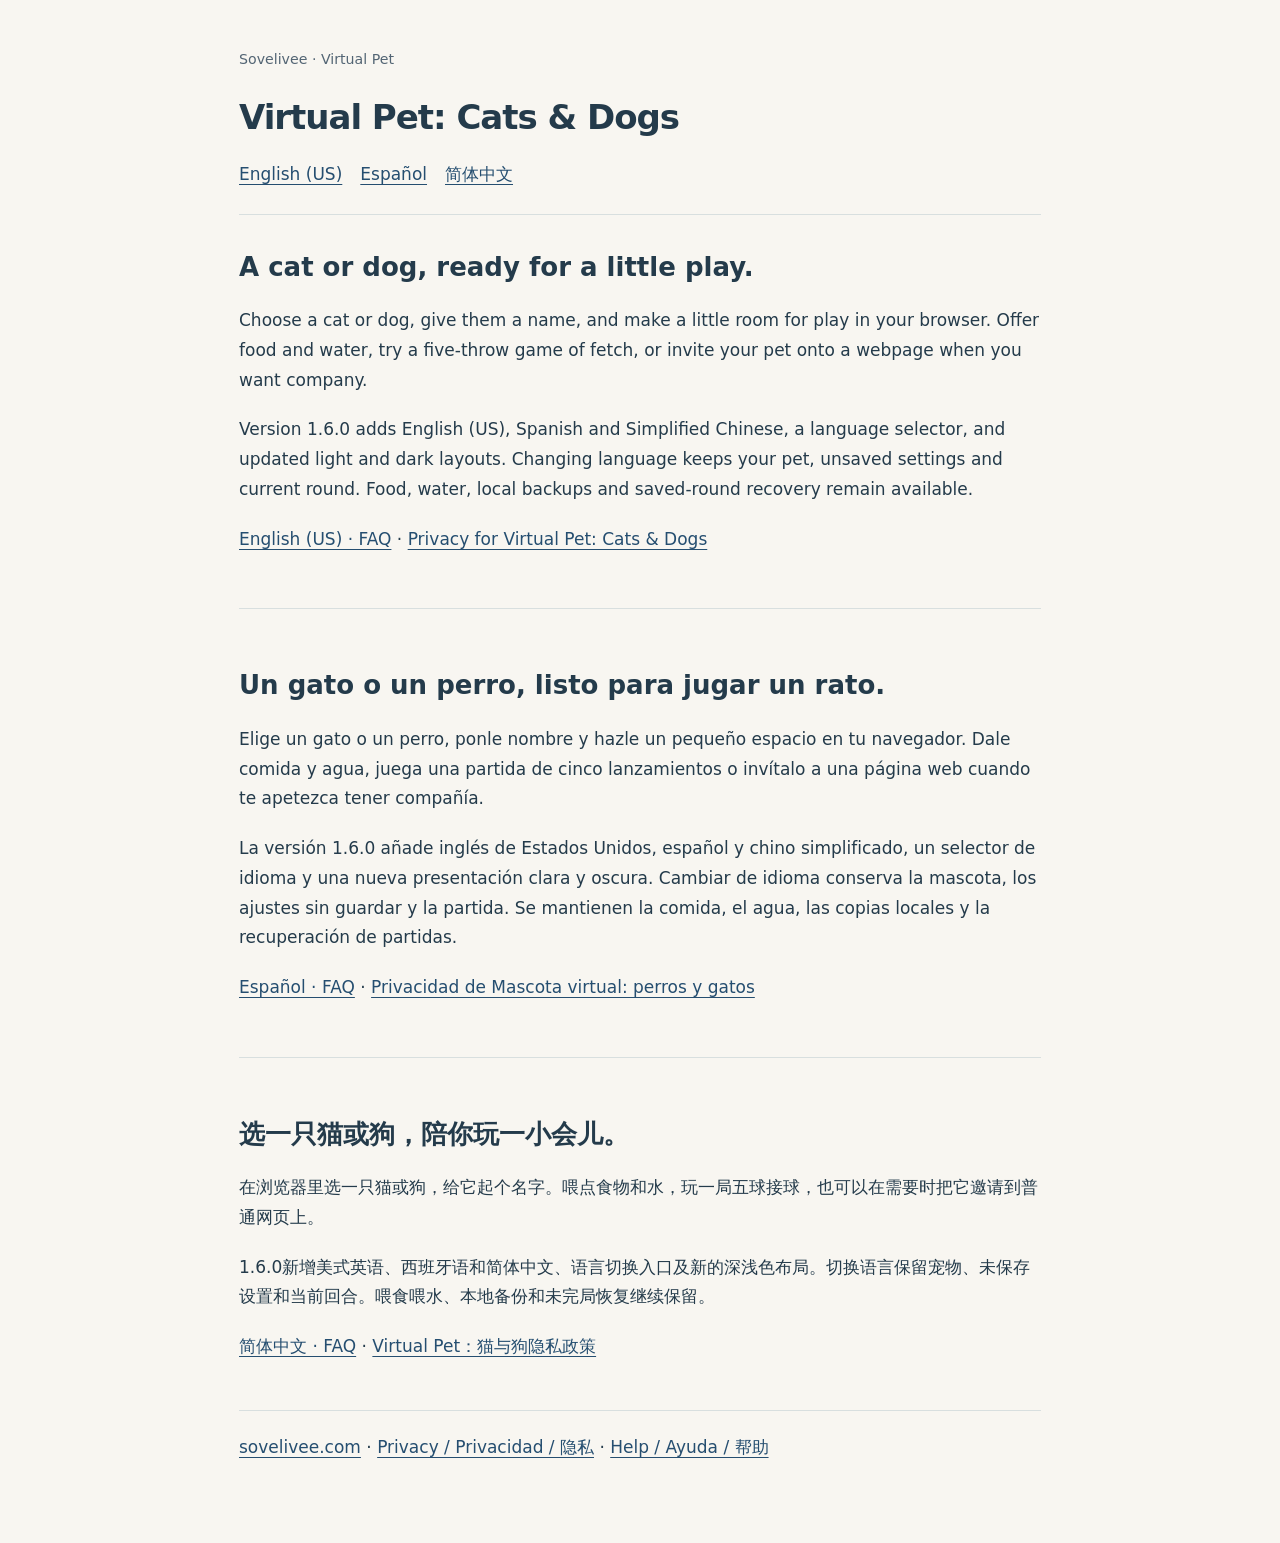
<file: index.html>
<!doctype html><html lang="en-US"><head><meta charset="utf-8"><meta name="viewport" content="width=device-width,initial-scale=1"><title>Virtual Pet: Cats &amp; Dogs</title><meta name="description" content="Virtual Pet by Sovelivee: local play, privacy and help."><link rel="stylesheet" href="site.css"></head><body><main><header><small>Sovelivee · Virtual Pet</small><h1>Virtual Pet: Cats &amp; Dogs</h1><nav aria-label="Language"><a href="#en" lang="en-US">English (US)</a><a href="#es" lang="es">Español</a><a href="#zh_CN" lang="zh-CN">简体中文</a></nav></header><section id="en" lang="en-US"><h2>A cat or dog, ready for a little play.</h2><p>Choose a cat or dog, give them a name, and make a little room for play in your browser. Offer food and water, try a five-throw game of fetch, or invite your pet onto a webpage when you want company.</p><p>Version 1.6.0 adds English (US), Spanish and Simplified Chinese, a language selector, and updated light and dark layouts. Changing language keeps your pet, unsaved settings and current round. Food, water, local backups and saved-round recovery remain available.</p><p><a href="support.html#en">English (US) · FAQ</a> · <a href="privacy.html#en">Privacy for Virtual Pet: Cats &amp; Dogs</a></p></section><section id="es" lang="es"><h2>Un gato o un perro, listo para jugar un rato.</h2><p>Elige un gato o un perro, ponle nombre y hazle un pequeño espacio en tu navegador. Dale comida y agua, juega una partida de cinco lanzamientos o invítalo a una página web cuando te apetezca tener compañía.</p><p>La versión 1.6.0 añade inglés de Estados Unidos, español y chino simplificado, un selector de idioma y una nueva presentación clara y oscura. Cambiar de idioma conserva la mascota, los ajustes sin guardar y la partida. Se mantienen la comida, el agua, las copias locales y la recuperación de partidas.</p><p><a href="support.html#es">Español · FAQ</a> · <a href="privacy.html#es">Privacidad de Mascota virtual: perros y gatos</a></p></section><section id="zh_CN" lang="zh-CN"><h2>选一只猫或狗，陪你玩一小会儿。</h2><p>在浏览器里选一只猫或狗，给它起个名字。喂点食物和水，玩一局五球接球，也可以在需要时把它邀请到普通网页上。</p><p>1.6.0新增美式英语、西班牙语和简体中文、语言切换入口及新的深浅色布局。切换语言保留宠物、未保存设置和当前回合。喂食喂水、本地备份和未完局恢复继续保留。</p><p><a href="support.html#zh_CN">简体中文 · FAQ</a> · <a href="privacy.html#zh_CN">Virtual Pet：猫与狗隐私政策</a></p></section><footer><a href="https://sovelivee.com">sovelivee.com</a> · <a href="privacy.html">Privacy / Privacidad / 隐私</a> · <a href="support.html">Help / Ayuda / 帮助</a></footer></main></body></html>
</file>
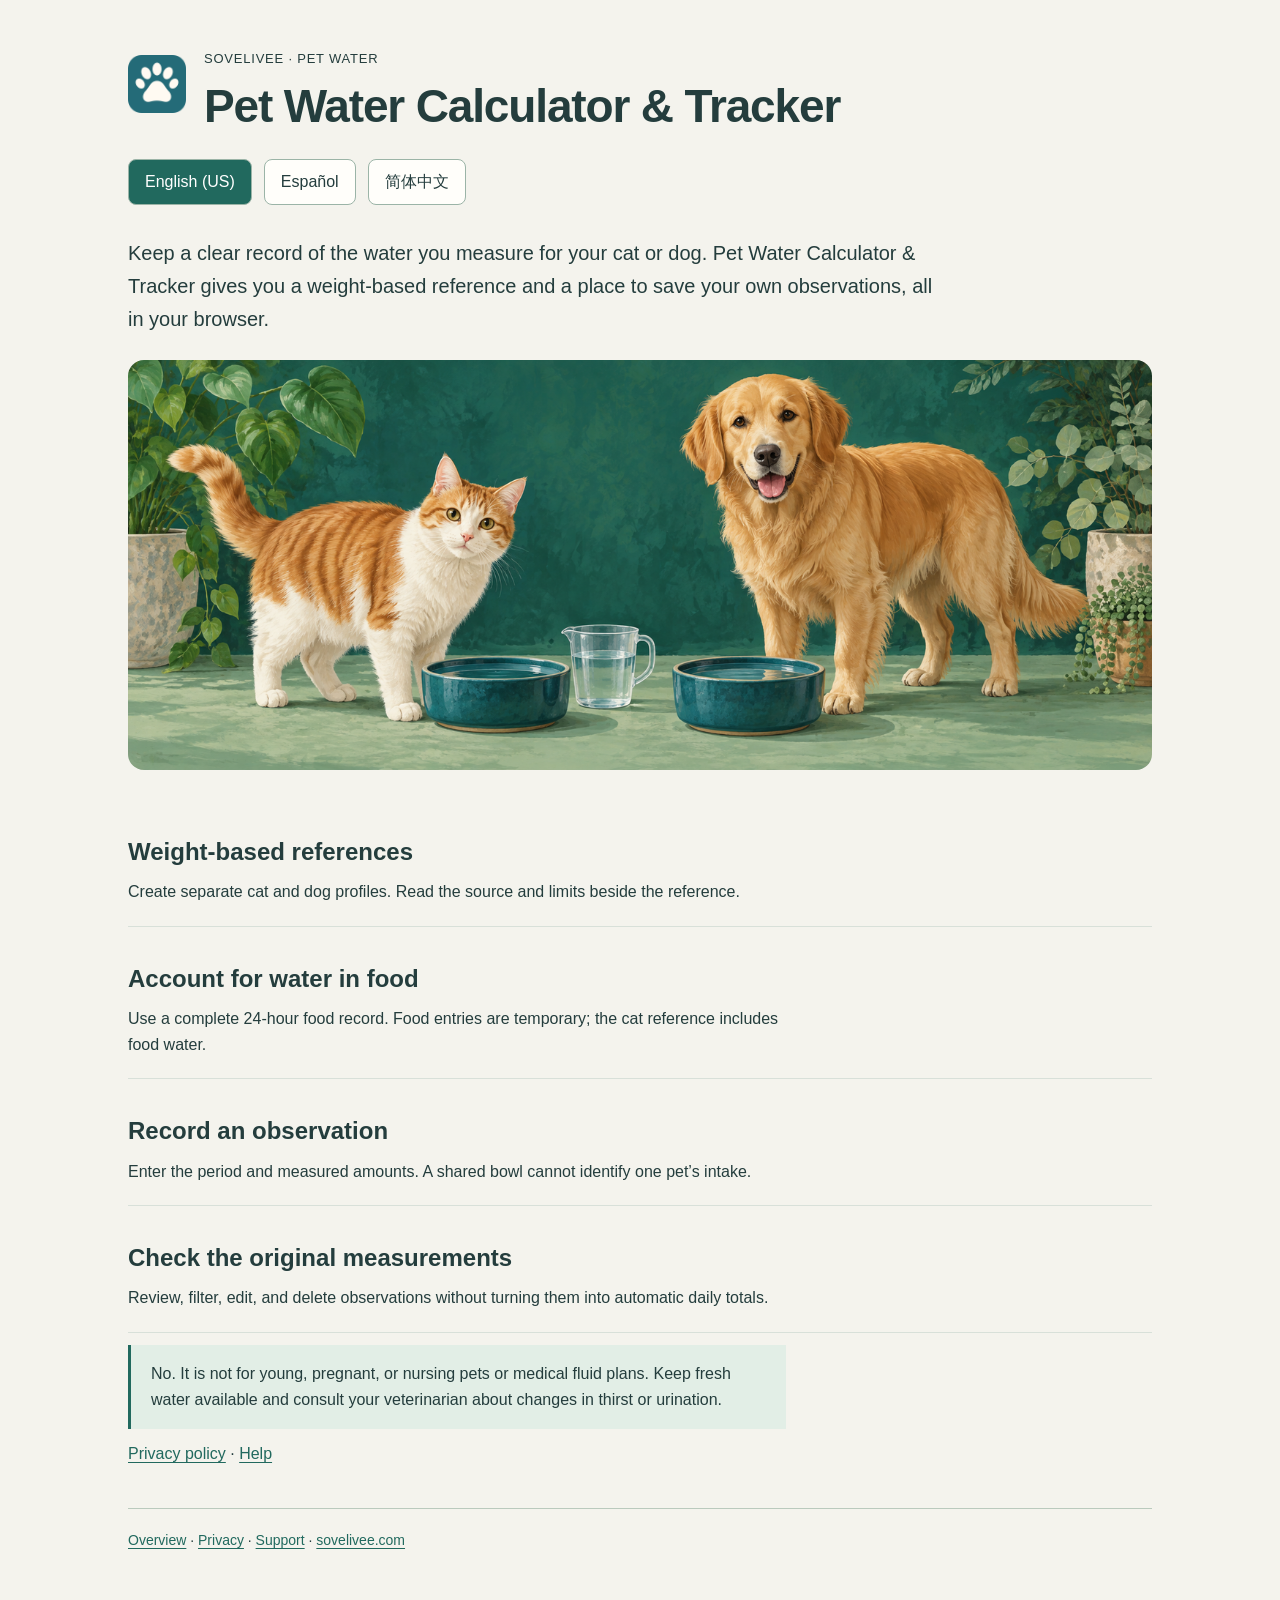
<file: water/index.html>
<!doctype html><html lang="en"><head><meta charset="utf-8"><meta name="viewport" content="width=device-width,initial-scale=1"><title>Pet Water Calculator & Tracker</title><meta name="description" content="Offline pet water references and observation records. Privacy and support from Sovelivee."><link rel="icon" href="assets/icon-128.png"><link rel="stylesheet" href="site.css"></head><body data-page="home"><a class="skip" href="#main">Skip to content</a><main id="main"><header><img src="assets/icon-128.png" alt=""><div><p class="eyebrow">Sovelivee · Pet water</p><h1>Pet Water Calculator & Tracker</h1></div></header><nav aria-label="Language"><button data-lang="en" aria-pressed="true">English (US)</button><button data-lang="es" aria-pressed="false">Español</button><button data-lang="zh_CN" aria-pressed="false">简体中文</button></nav><section class="locale" id="en"  lang="en-US"><p class="intro">Keep a clear record of the water you measure for your cat or dog. Pet Water Calculator &amp; Tracker gives you a weight-based reference and a place to save your own observations, all in your browser.</p><img class="hero" src="assets/pet-water-marquee.png" alt="Promotional illustration of a cat, dog, separate water bowls, and a measuring jug"><article><h2>Weight-based references</h2><p>Create separate cat and dog profiles. Read the source and limits beside the reference.</p></article><article><h2>Account for water in food</h2><p>Use a complete 24-hour food record. Food entries are temporary; the cat reference includes food water.</p></article><article><h2>Record an observation</h2><p>Enter the period and measured amounts. A shared bowl cannot identify one pet’s intake.</p></article><article><h2>Check the original measurements</h2><p>Review, filter, edit, and delete observations without turning them into automatic daily totals.</p></article><p class="notice">No. It is not for young, pregnant, or nursing pets or medical fluid plans. Keep fresh water available and consult your veterinarian about changes in thirst or urination.</p><p><a href="privacy.html#en">Privacy policy</a> · <a href="support.html#en">Help</a></p></section><section class="locale" id="es" hidden lang="es"><p class="intro">Lleva un registro del agua que mides para tu gato o perro. Esta extensión ofrece una referencia según el peso y un lugar para guardar tus observaciones en el navegador.</p><img class="hero" src="assets/pet-water-marquee.png" alt="Ilustración de gato, perro, recipientes y jarra"><article><h2>Referencias según el peso</h2><p>Crea perfiles separados para gatos y perros. Consulta la fuente y los límites junto al resultado.</p></article><article><h2>Ten en cuenta el agua de la comida</h2><p>Usa un registro completo de 24 horas. Los datos son temporales; la referencia del gato incluye el agua de la comida.</p></article><article><h2>Anota una observación</h2><p>Indica el período y las cantidades medidas. Un recipiente compartido no permite saber cuánto bebió una mascota.</p></article><article><h2>Revisa las medidas originales</h2><p>Consulta, filtra, edita y elimina observaciones sin convertirlas en totales diarios automáticos.</p></article><p class="notice">No. No está destinado a animales jóvenes, gestantes o lactantes, ni a planes médicos de líquidos. Mantén agua fresca disponible y consulta al veterinario ante cambios de sed u orina.</p><p><a href="privacy.html#es">Privacidad</a> · <a href="support.html#es">Ayuda</a></p></section><section class="locale" id="zh_CN" hidden lang="zh-CN"><p class="intro">把为猫狗测量的水量记清楚。宠物饮水计算与记录提供按体重计算的一般参考，并让你在浏览器中保存每次观察，全程无需联网。</p><img class="hero" src="assets/pet-water-marquee.png" alt="猫、狗、独立水碗和量杯的宣传插画"><article><h2>按体重查看一般参考</h2><p>猫狗分别建档，来源和适用限制与参考值一起呈现。</p></article><article><h2>估算食物中的水</h2><p>使用完整24小时食物记录。食物输入仅临时保留，猫的参考包含食物水。</p></article><article><h2>保存一次实际观察</h2><p>记录时长和测量值。共享水碗无法确定某只宠物的摄入。</p></article><article><h2>核对原始测量</h2><p>查看、筛选、编辑和删除观察，不自动拼成每日总量。</p></article><p class="notice">不能。不适用于幼宠、妊娠或哺乳宠物及医疗补液方案。请持续供水，口渴或排尿变化应咨询兽医。</p><p><a href="privacy.html#zh_CN">隐私政策</a> · <a href="support.html#zh_CN">使用帮助</a></p></section><footer class="links"><a data-route="index.html" data-label="overview" href="index.html">Overview</a> · <a data-route="privacy.html" data-label="privacyLink" href="privacy.html">Privacy</a> · <a data-route="support.html" data-label="supportLink" href="support.html">Support</a> · <a href="https://sovelivee.com">sovelivee.com</a></footer></main><script>const labels={"en":{"home":"Pet Water Calculator & Tracker","privacy":"Privacy · Pet water","support":"Help · Pet water","overview":"Overview","privacyLink":"Privacy","supportLink":"Support","skip":"Skip to content","language":"Language","brand":"Sovelivee · Pet water"},"es":{"home":"Calculadora y registro de agua para mascotas","privacy":"Privacidad · Agua para mascotas","support":"Ayuda · Agua para mascotas","overview":"Descripción","privacyLink":"Privacidad","supportLink":"Ayuda","skip":"Ir al contenido","language":"Idioma","brand":"Sovelivee · Agua para mascotas"},"zh_CN":{"home":"宠物饮水计算与记录","privacy":"隐私政策 · 宠物饮水","support":"使用帮助 · 宠物饮水","overview":"产品介绍","privacyLink":"隐私政策","supportLink":"使用帮助","skip":"跳至正文","language":"语言","brand":"Sovelivee · 宠物饮水"}};for(const b of document.querySelectorAll('[data-lang]'))b.onclick=()=>{location.hash=b.dataset.lang;setLang(b.dataset.lang);};function setLang(code){if(!Object.hasOwn(labels,code))code='en';const l=labels[code];for(const s of document.querySelectorAll('.locale'))s.hidden=s.id!==code;for(const b of document.querySelectorAll('[data-lang]'))b.setAttribute('aria-pressed',String(b.dataset.lang===code));document.documentElement.lang=code.replace('_','-');document.title=l[document.body.dataset.page];document.querySelector('h1').textContent=document.title;document.querySelector('.eyebrow').textContent=l.brand;document.querySelector('.skip').textContent=l.skip;document.querySelector('nav').setAttribute('aria-label',l.language);for(const a of document.querySelectorAll('[data-route]')){a.textContent=l[a.dataset.label];a.href=a.dataset.route+'#'+code;}}setLang(location.hash.slice(1));window.addEventListener('hashchange',()=>{if(Object.hasOwn(labels,location.hash.slice(1)))setLang(location.hash.slice(1));});</script></body></html>
</file>
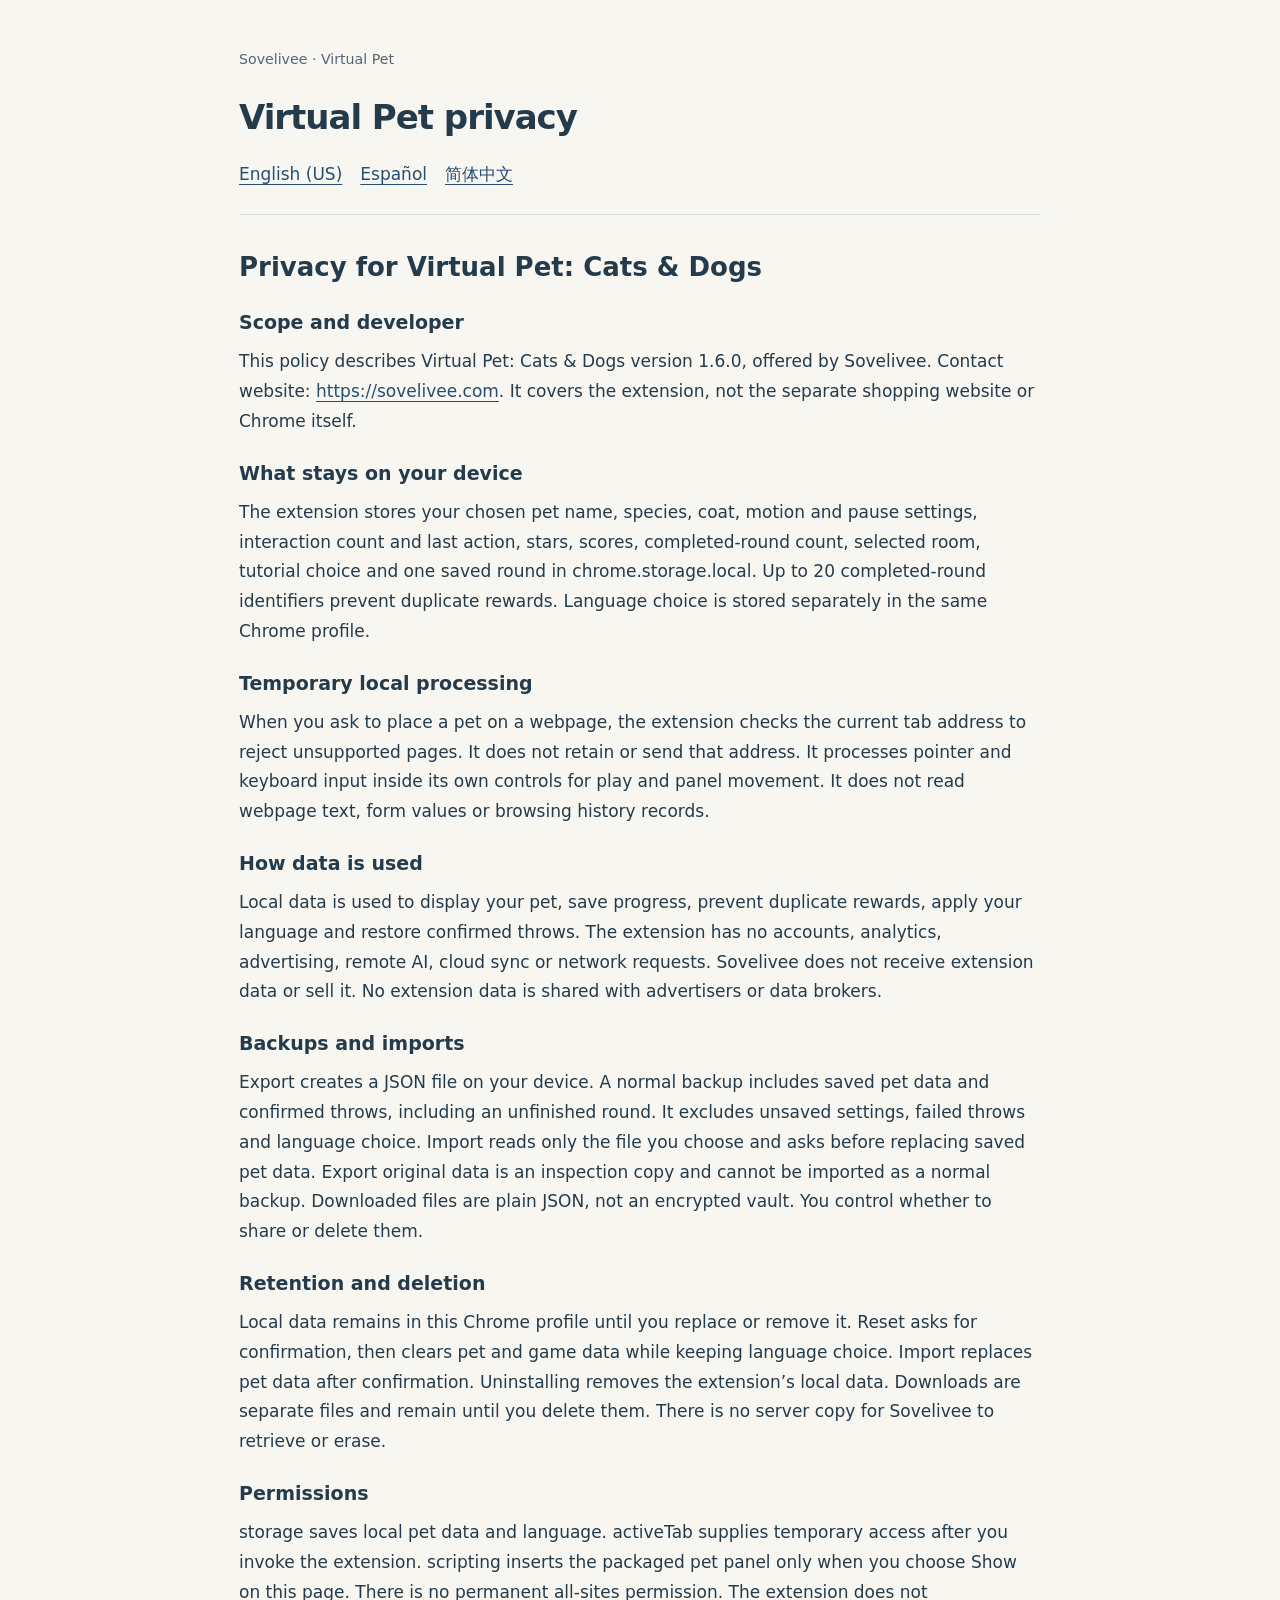
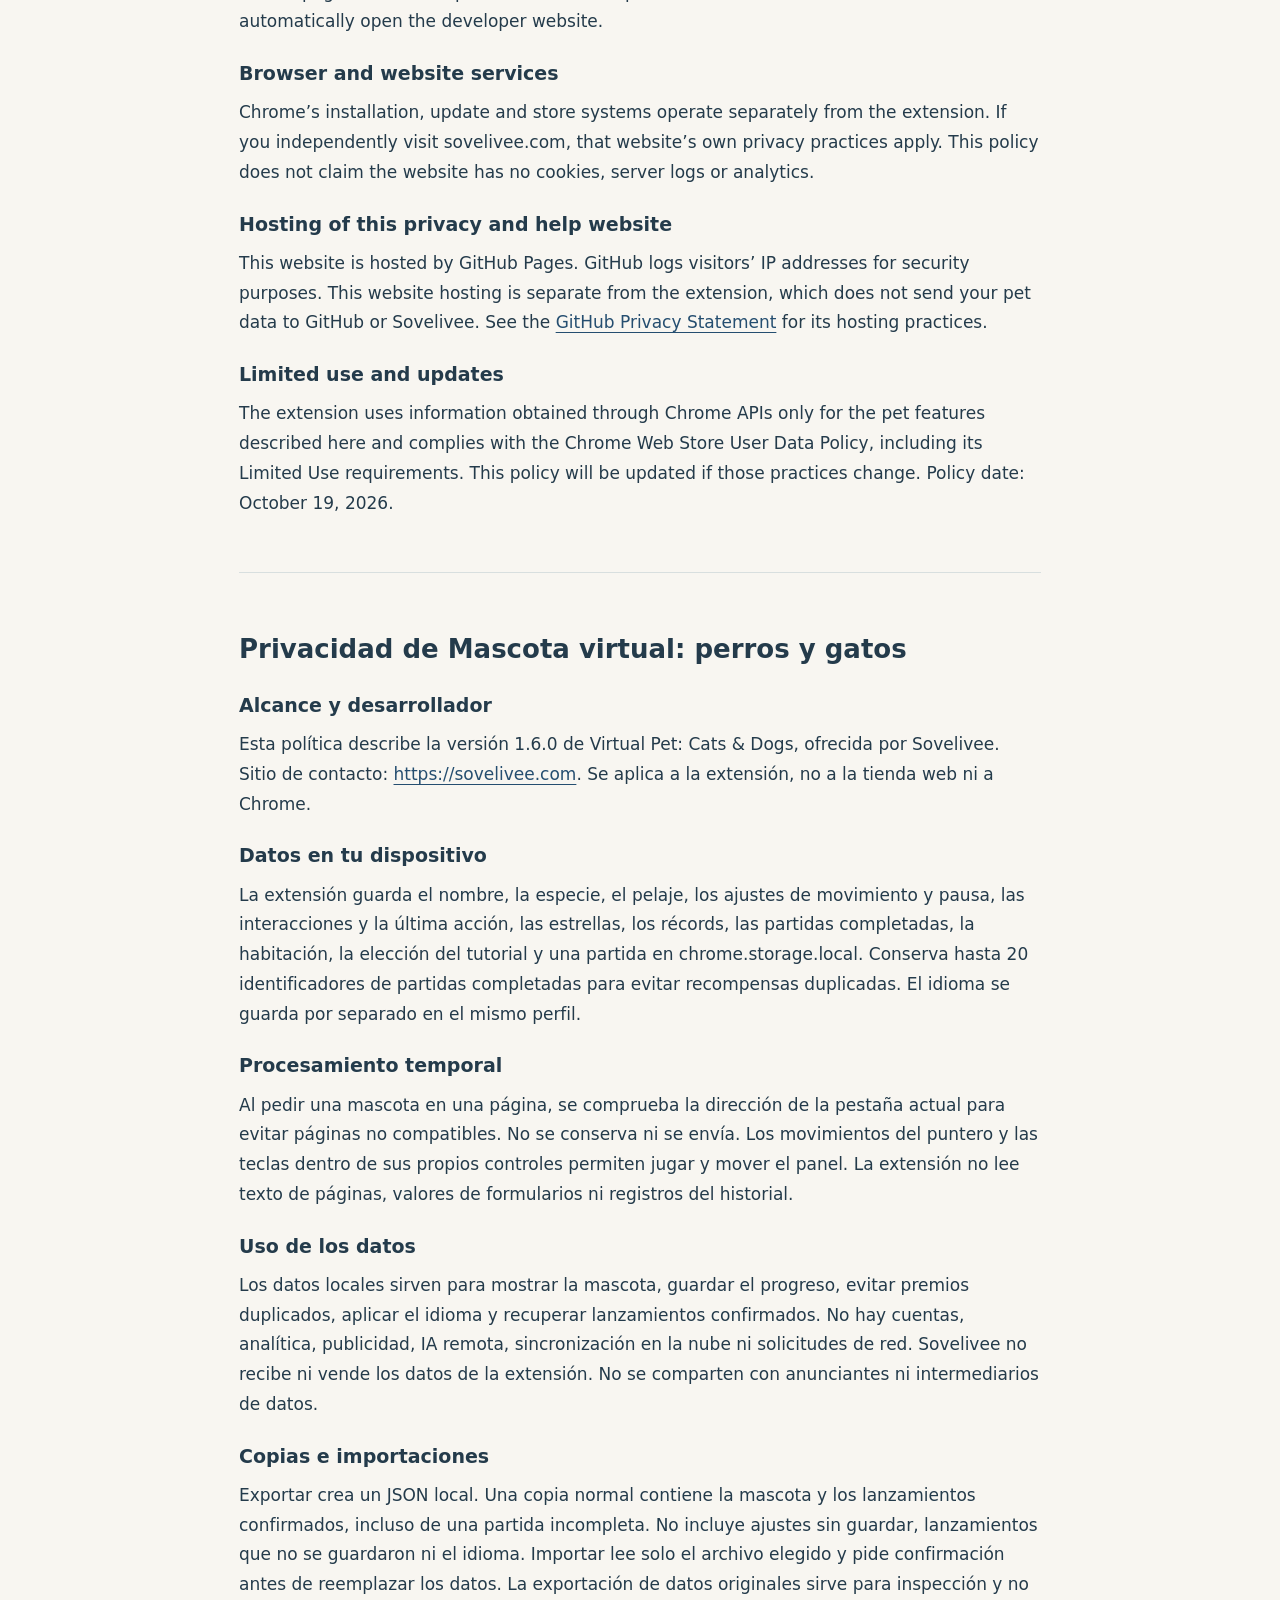
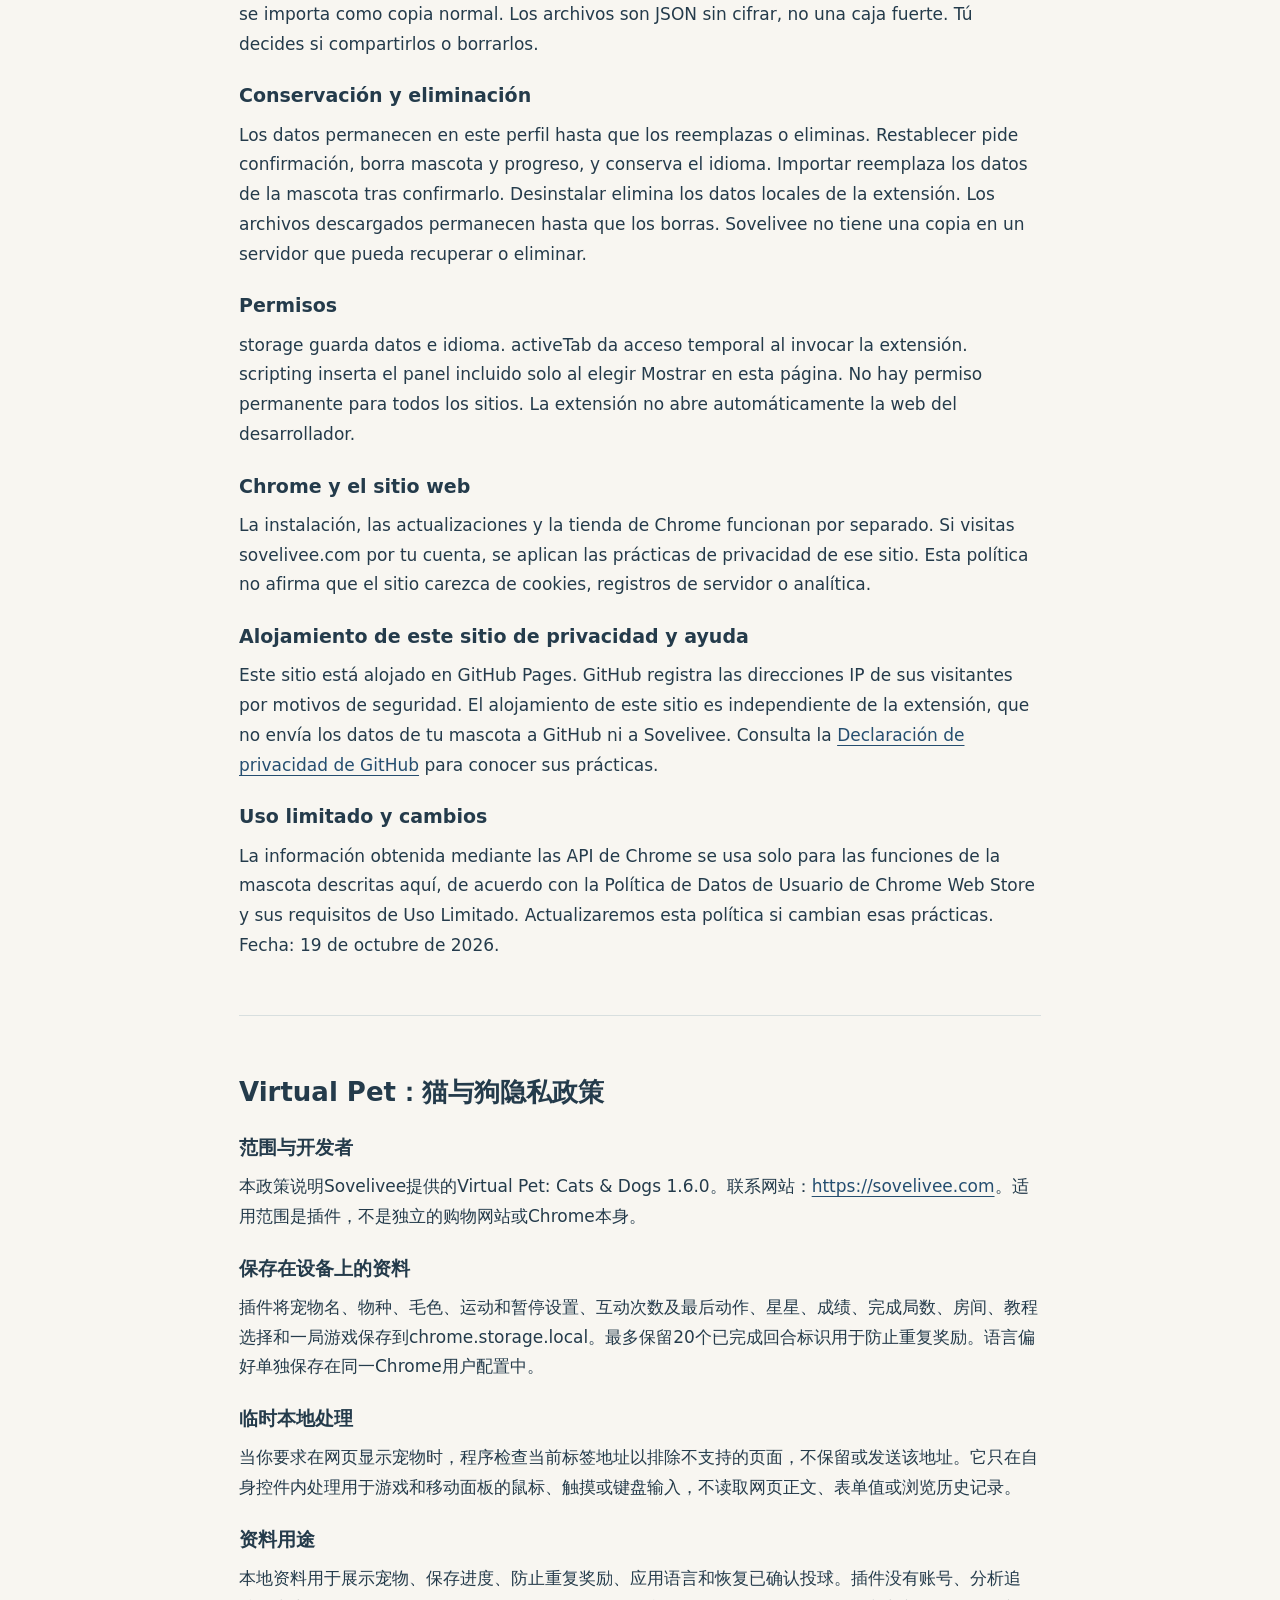
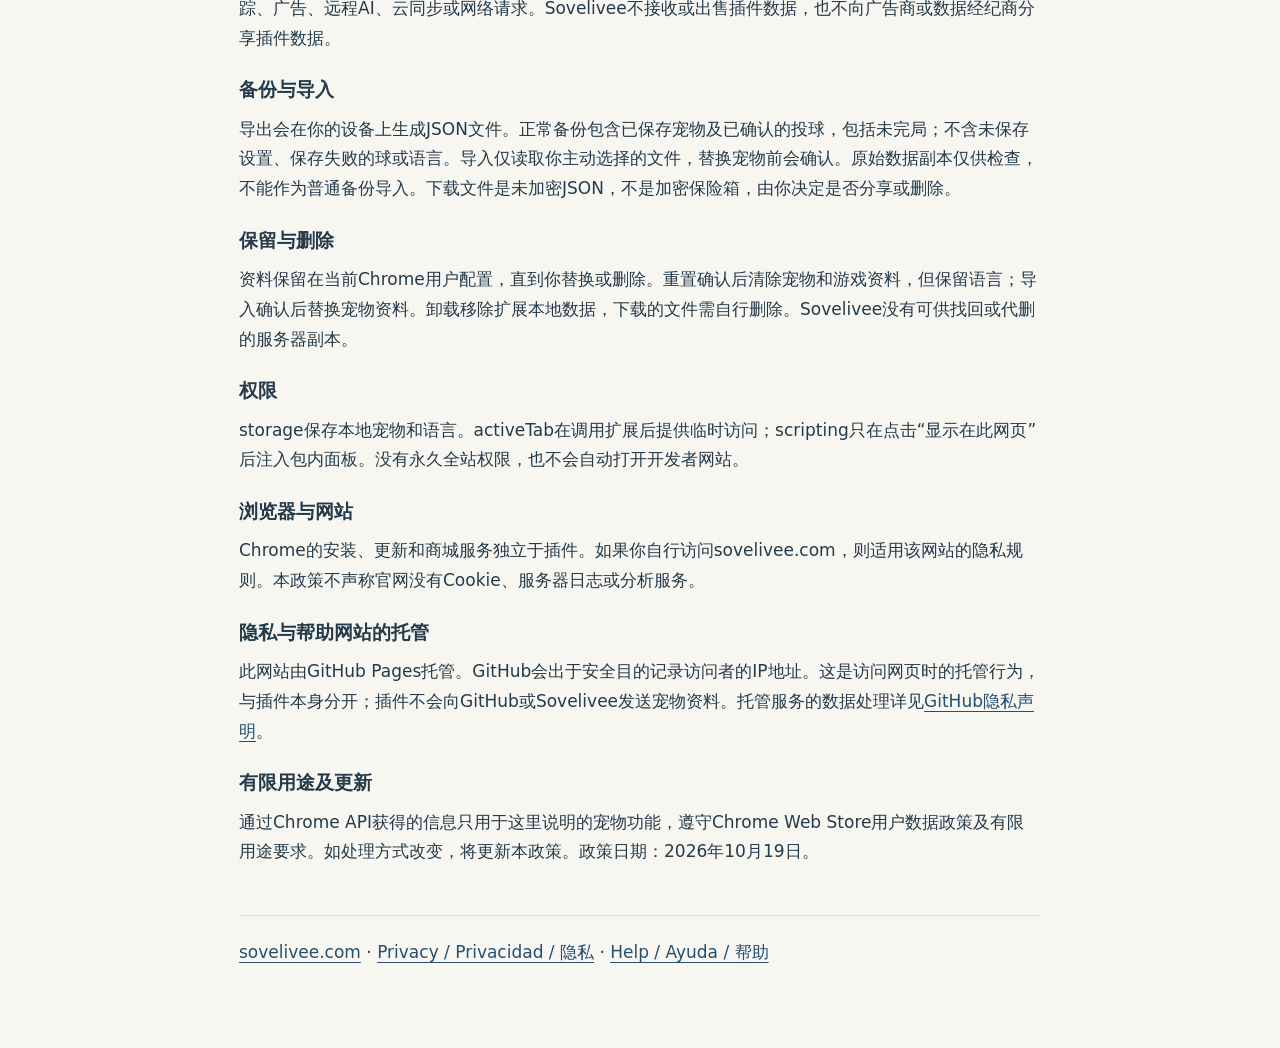
<file: privacy.html>
<!doctype html><html lang="en-US"><head><meta charset="utf-8"><meta name="viewport" content="width=device-width,initial-scale=1"><title>Virtual Pet privacy</title><meta name="description" content="Virtual Pet by Sovelivee: local play, privacy and help."><link rel="stylesheet" href="site.css"></head><body><main><header><small>Sovelivee · Virtual Pet</small><h1>Virtual Pet privacy</h1><nav aria-label="Language"><a href="#en" lang="en-US">English (US)</a><a href="#es" lang="es">Español</a><a href="#zh_CN" lang="zh-CN">简体中文</a></nav></header><section id="en" lang="en-US"><h2>Privacy for Virtual Pet: Cats &amp; Dogs</h2><h3>Scope and developer</h3><p>This policy describes Virtual Pet: Cats &amp; Dogs version 1.6.0, offered by Sovelivee. Contact website: <a href="https://sovelivee.com">https://sovelivee.com</a>. It covers the extension, not the separate shopping website or Chrome itself.</p><h3>What stays on your device</h3><p>The extension stores your chosen pet name, species, coat, motion and pause settings, interaction count and last action, stars, scores, completed-round count, selected room, tutorial choice and one saved round in chrome.storage.local. Up to 20 completed-round identifiers prevent duplicate rewards. Language choice is stored separately in the same Chrome profile.</p><h3>Temporary local processing</h3><p>When you ask to place a pet on a webpage, the extension checks the current tab address to reject unsupported pages. It does not retain or send that address. It processes pointer and keyboard input inside its own controls for play and panel movement. It does not read webpage text, form values or browsing history records.</p><h3>How data is used</h3><p>Local data is used to display your pet, save progress, prevent duplicate rewards, apply your language and restore confirmed throws. The extension has no accounts, analytics, advertising, remote AI, cloud sync or network requests. Sovelivee does not receive extension data or sell it. No extension data is shared with advertisers or data brokers.</p><h3>Backups and imports</h3><p>Export creates a JSON file on your device. A normal backup includes saved pet data and confirmed throws, including an unfinished round. It excludes unsaved settings, failed throws and language choice. Import reads only the file you choose and asks before replacing saved pet data. Export original data is an inspection copy and cannot be imported as a normal backup. Downloaded files are plain JSON, not an encrypted vault. You control whether to share or delete them.</p><h3>Retention and deletion</h3><p>Local data remains in this Chrome profile until you replace or remove it. Reset asks for confirmation, then clears pet and game data while keeping language choice. Import replaces pet data after confirmation. Uninstalling removes the extension’s local data. Downloads are separate files and remain until you delete them. There is no server copy for Sovelivee to retrieve or erase.</p><h3>Permissions</h3><p>storage saves local pet data and language. activeTab supplies temporary access after you invoke the extension. scripting inserts the packaged pet panel only when you choose Show on this page. There is no permanent all-sites permission. The extension does not automatically open the developer website.</p><h3>Browser and website services</h3><p>Chrome’s installation, update and store systems operate separately from the extension. If you independently visit sovelivee.com, that website’s own privacy practices apply. This policy does not claim the website has no cookies, server logs or analytics.</p><h3>Hosting of this privacy and help website</h3><p>This website is hosted by GitHub Pages. GitHub logs visitors’ IP addresses for security purposes. This website hosting is separate from the extension, which does not send your pet data to GitHub or Sovelivee. See the <a href="https://docs.github.com/en/site-policy/privacy-policies/github-general-privacy-statement">GitHub Privacy Statement</a> for its hosting practices.</p><h3>Limited use and updates</h3><p>The extension uses information obtained through Chrome APIs only for the pet features described here and complies with the Chrome Web Store User Data Policy, including its Limited Use requirements. This policy will be updated if those practices change. Policy date: October 19, 2026.</p></section><section id="es" lang="es"><h2>Privacidad de Mascota virtual: perros y gatos</h2><h3>Alcance y desarrollador</h3><p>Esta política describe la versión 1.6.0 de Virtual Pet: Cats &amp; Dogs, ofrecida por Sovelivee. Sitio de contacto: <a href="https://sovelivee.com">https://sovelivee.com</a>. Se aplica a la extensión, no a la tienda web ni a Chrome.</p><h3>Datos en tu dispositivo</h3><p>La extensión guarda el nombre, la especie, el pelaje, los ajustes de movimiento y pausa, las interacciones y la última acción, las estrellas, los récords, las partidas completadas, la habitación, la elección del tutorial y una partida en chrome.storage.local. Conserva hasta 20 identificadores de partidas completadas para evitar recompensas duplicadas. El idioma se guarda por separado en el mismo perfil.</p><h3>Procesamiento temporal</h3><p>Al pedir una mascota en una página, se comprueba la dirección de la pestaña actual para evitar páginas no compatibles. No se conserva ni se envía. Los movimientos del puntero y las teclas dentro de sus propios controles permiten jugar y mover el panel. La extensión no lee texto de páginas, valores de formularios ni registros del historial.</p><h3>Uso de los datos</h3><p>Los datos locales sirven para mostrar la mascota, guardar el progreso, evitar premios duplicados, aplicar el idioma y recuperar lanzamientos confirmados. No hay cuentas, analítica, publicidad, IA remota, sincronización en la nube ni solicitudes de red. Sovelivee no recibe ni vende los datos de la extensión. No se comparten con anunciantes ni intermediarios de datos.</p><h3>Copias e importaciones</h3><p>Exportar crea un JSON local. Una copia normal contiene la mascota y los lanzamientos confirmados, incluso de una partida incompleta. No incluye ajustes sin guardar, lanzamientos que no se guardaron ni el idioma. Importar lee solo el archivo elegido y pide confirmación antes de reemplazar los datos. La exportación de datos originales sirve para inspección y no se importa como copia normal. Los archivos son JSON sin cifrar, no una caja fuerte. Tú decides si compartirlos o borrarlos.</p><h3>Conservación y eliminación</h3><p>Los datos permanecen en este perfil hasta que los reemplazas o eliminas. Restablecer pide confirmación, borra mascota y progreso, y conserva el idioma. Importar reemplaza los datos de la mascota tras confirmarlo. Desinstalar elimina los datos locales de la extensión. Los archivos descargados permanecen hasta que los borras. Sovelivee no tiene una copia en un servidor que pueda recuperar o eliminar.</p><h3>Permisos</h3><p>storage guarda datos e idioma. activeTab da acceso temporal al invocar la extensión. scripting inserta el panel incluido solo al elegir Mostrar en esta página. No hay permiso permanente para todos los sitios. La extensión no abre automáticamente la web del desarrollador.</p><h3>Chrome y el sitio web</h3><p>La instalación, las actualizaciones y la tienda de Chrome funcionan por separado. Si visitas sovelivee.com por tu cuenta, se aplican las prácticas de privacidad de ese sitio. Esta política no afirma que el sitio carezca de cookies, registros de servidor o analítica.</p><h3>Alojamiento de este sitio de privacidad y ayuda</h3><p>Este sitio está alojado en GitHub Pages. GitHub registra las direcciones IP de sus visitantes por motivos de seguridad. El alojamiento de este sitio es independiente de la extensión, que no envía los datos de tu mascota a GitHub ni a Sovelivee. Consulta la <a href="https://docs.github.com/en/site-policy/privacy-policies/github-general-privacy-statement">Declaración de privacidad de GitHub</a> para conocer sus prácticas.</p><h3>Uso limitado y cambios</h3><p>La información obtenida mediante las API de Chrome se usa solo para las funciones de la mascota descritas aquí, de acuerdo con la Política de Datos de Usuario de Chrome Web Store y sus requisitos de Uso Limitado. Actualizaremos esta política si cambian esas prácticas. Fecha: 19 de octubre de 2026.</p></section><section id="zh_CN" lang="zh-CN"><h2>Virtual Pet：猫与狗隐私政策</h2><h3>范围与开发者</h3><p>本政策说明Sovelivee提供的Virtual Pet: Cats &amp; Dogs 1.6.0。联系网站：<a href="https://sovelivee.com">https://sovelivee.com</a>。适用范围是插件，不是独立的购物网站或Chrome本身。</p><h3>保存在设备上的资料</h3><p>插件将宠物名、物种、毛色、运动和暂停设置、互动次数及最后动作、星星、成绩、完成局数、房间、教程选择和一局游戏保存到chrome.storage.local。最多保留20个已完成回合标识用于防止重复奖励。语言偏好单独保存在同一Chrome用户配置中。</p><h3>临时本地处理</h3><p>当你要求在网页显示宠物时，程序检查当前标签地址以排除不支持的页面，不保留或发送该地址。它只在自身控件内处理用于游戏和移动面板的鼠标、触摸或键盘输入，不读取网页正文、表单值或浏览历史记录。</p><h3>资料用途</h3><p>本地资料用于展示宠物、保存进度、防止重复奖励、应用语言和恢复已确认投球。插件没有账号、分析追踪、广告、远程AI、云同步或网络请求。Sovelivee不接收或出售插件数据，也不向广告商或数据经纪商分享插件数据。</p><h3>备份与导入</h3><p>导出会在你的设备上生成JSON文件。正常备份包含已保存宠物及已确认的投球，包括未完局；不含未保存设置、保存失败的球或语言。导入仅读取你主动选择的文件，替换宠物前会确认。原始数据副本仅供检查，不能作为普通备份导入。下载文件是未加密JSON，不是加密保险箱，由你决定是否分享或删除。</p><h3>保留与删除</h3><p>资料保留在当前Chrome用户配置，直到你替换或删除。重置确认后清除宠物和游戏资料，但保留语言；导入确认后替换宠物资料。卸载移除扩展本地数据，下载的文件需自行删除。Sovelivee没有可供找回或代删的服务器副本。</p><h3>权限</h3><p>storage保存本地宠物和语言。activeTab在调用扩展后提供临时访问；scripting只在点击“显示在此网页”后注入包内面板。没有永久全站权限，也不会自动打开开发者网站。</p><h3>浏览器与网站</h3><p>Chrome的安装、更新和商城服务独立于插件。如果你自行访问sovelivee.com，则适用该网站的隐私规则。本政策不声称官网没有Cookie、服务器日志或分析服务。</p><h3>隐私与帮助网站的托管</h3><p>此网站由GitHub Pages托管。GitHub会出于安全目的记录访问者的IP地址。这是访问网页时的托管行为，与插件本身分开；插件不会向GitHub或Sovelivee发送宠物资料。托管服务的数据处理详见<a href="https://docs.github.com/en/site-policy/privacy-policies/github-general-privacy-statement">GitHub隐私声明</a>。</p><h3>有限用途及更新</h3><p>通过Chrome API获得的信息只用于这里说明的宠物功能，遵守Chrome Web Store用户数据政策及有限用途要求。如处理方式改变，将更新本政策。政策日期：2026年10月19日。</p></section><footer><a href="https://sovelivee.com">sovelivee.com</a> · <a href="privacy.html">Privacy / Privacidad / 隐私</a> · <a href="support.html">Help / Ayuda / 帮助</a></footer></main></body></html>
</file>
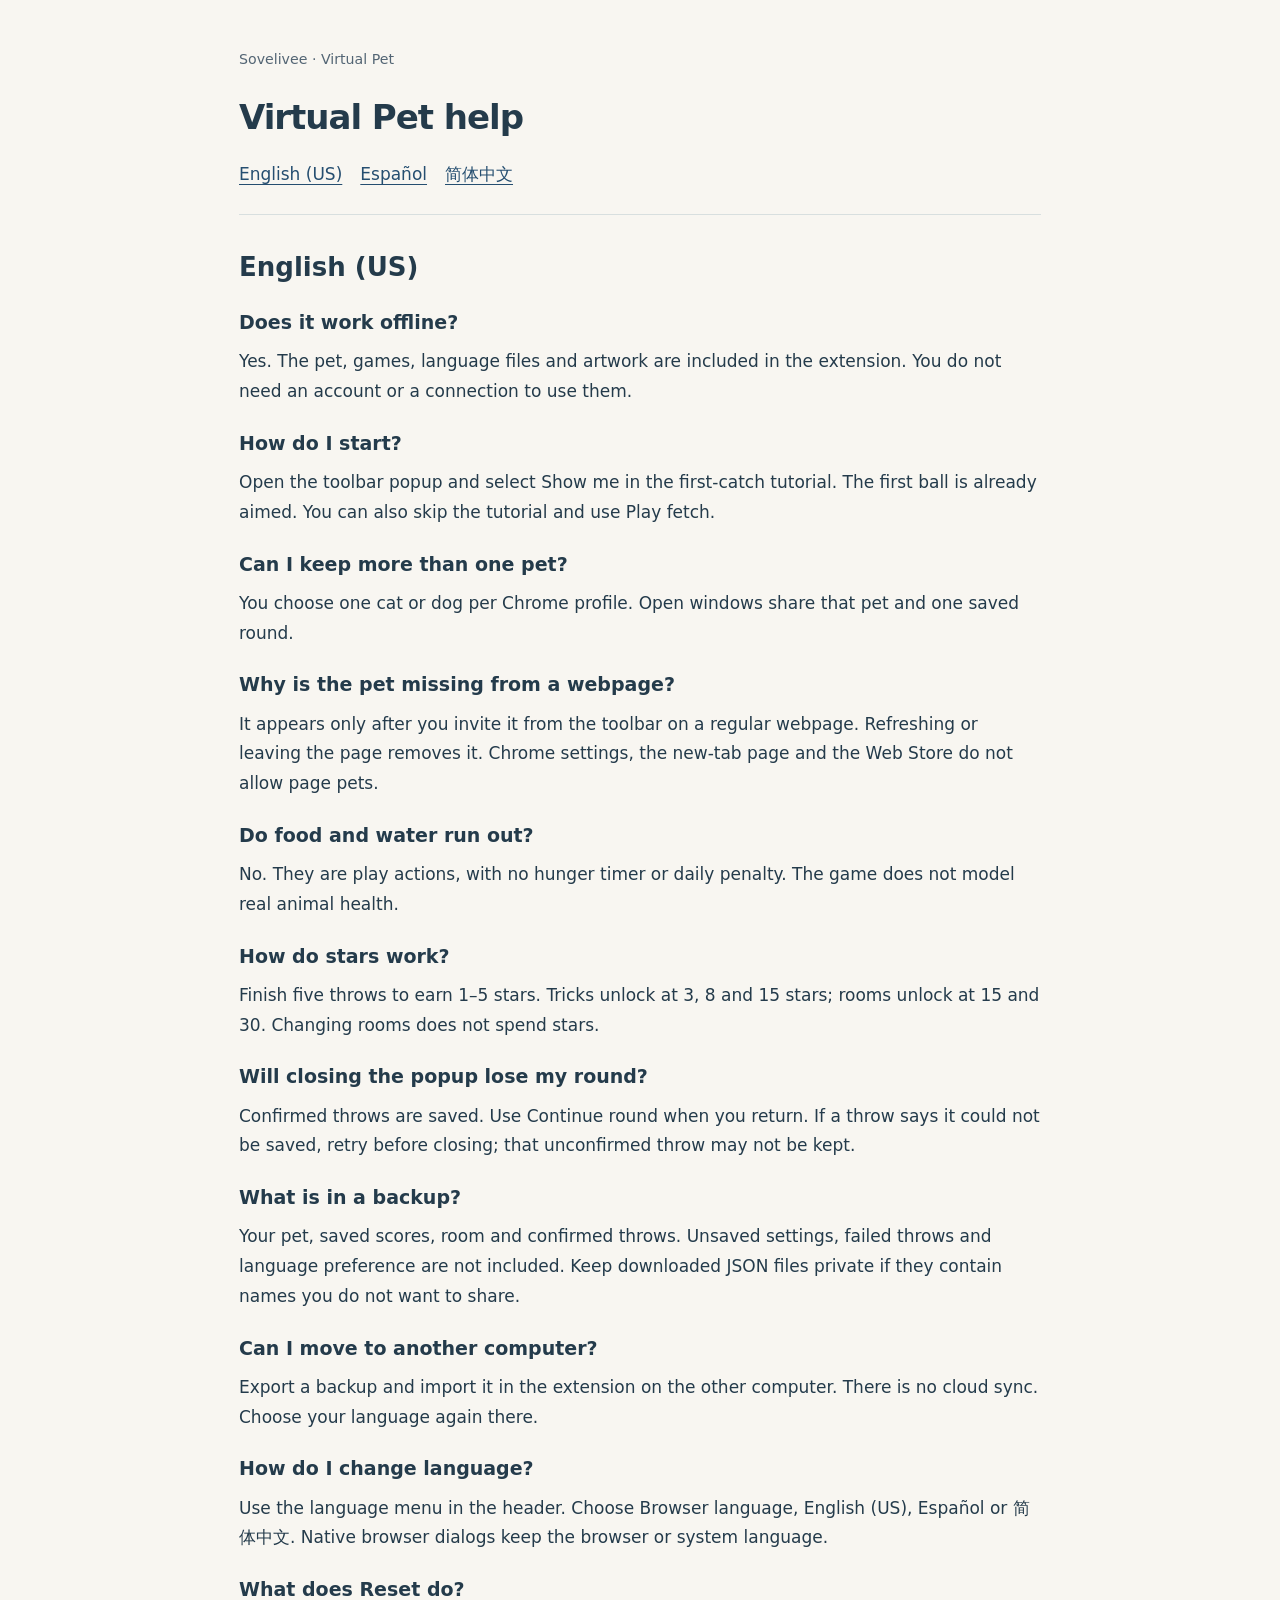
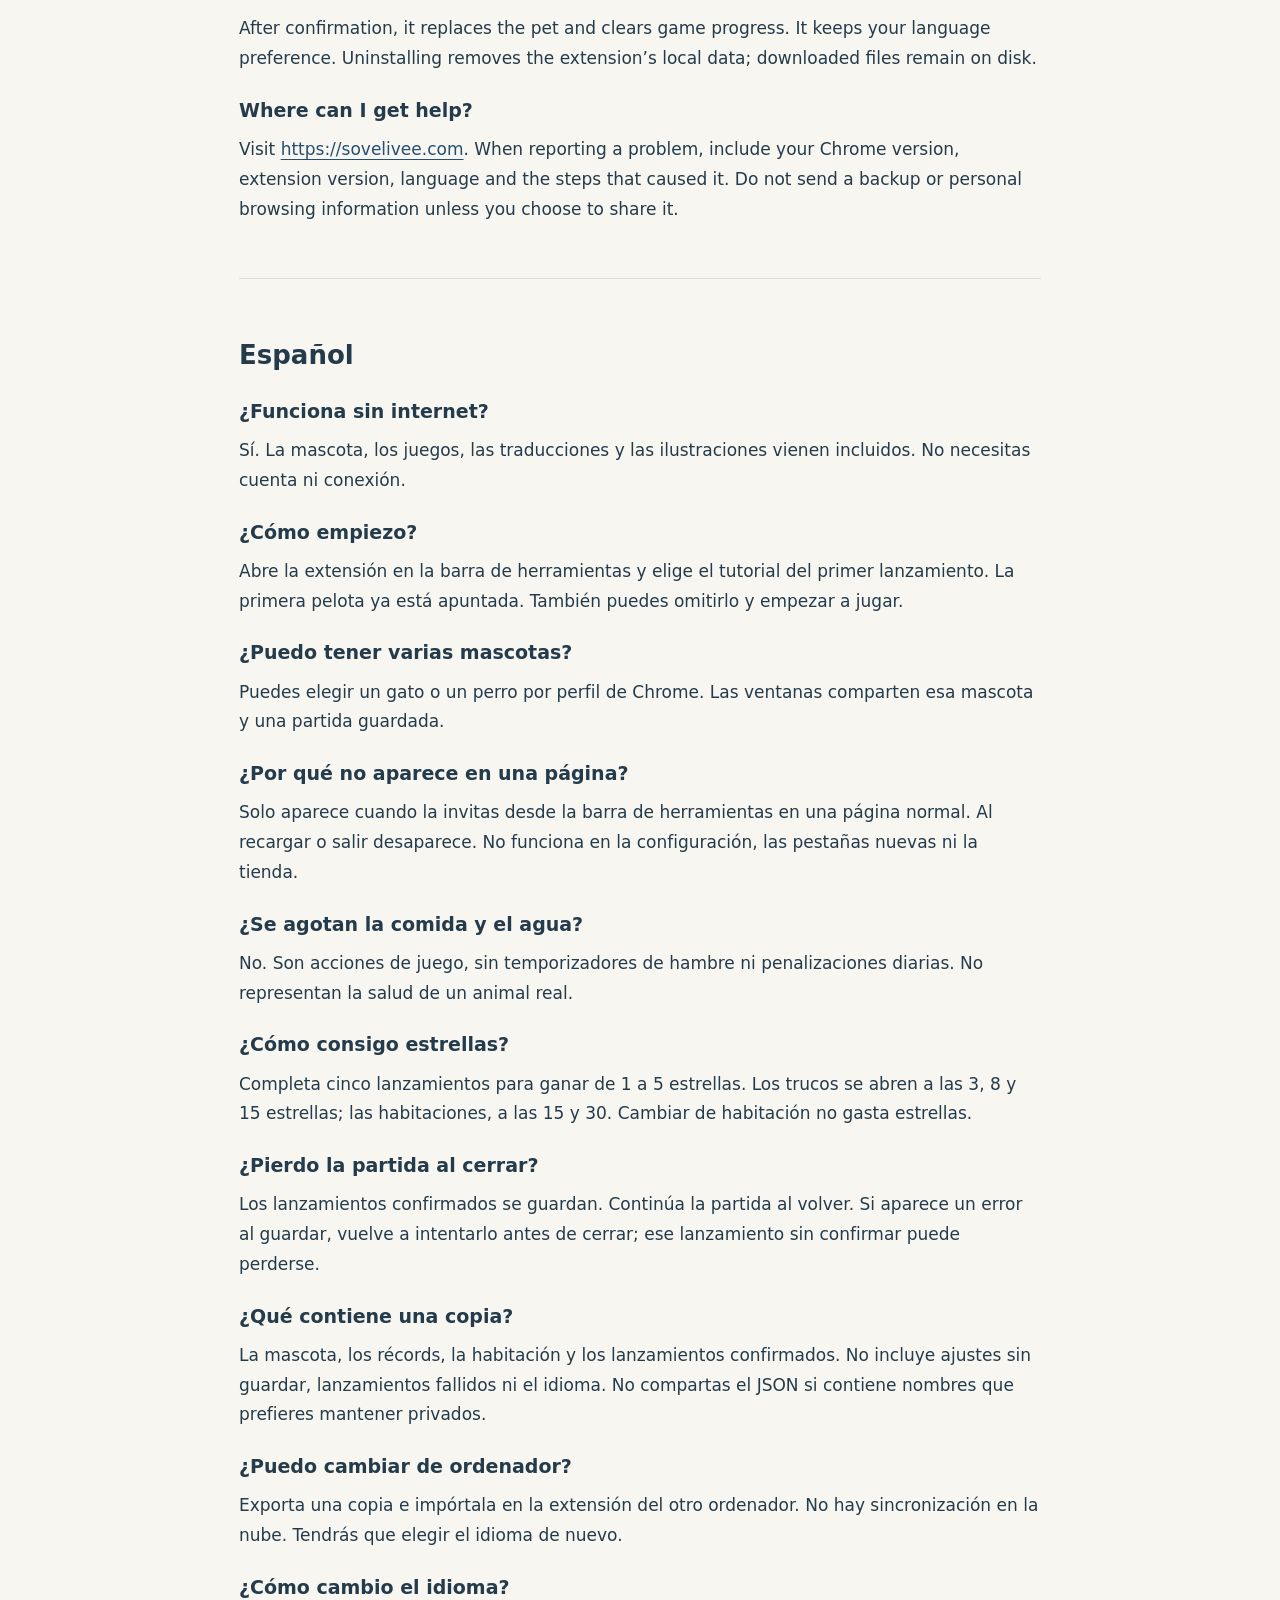
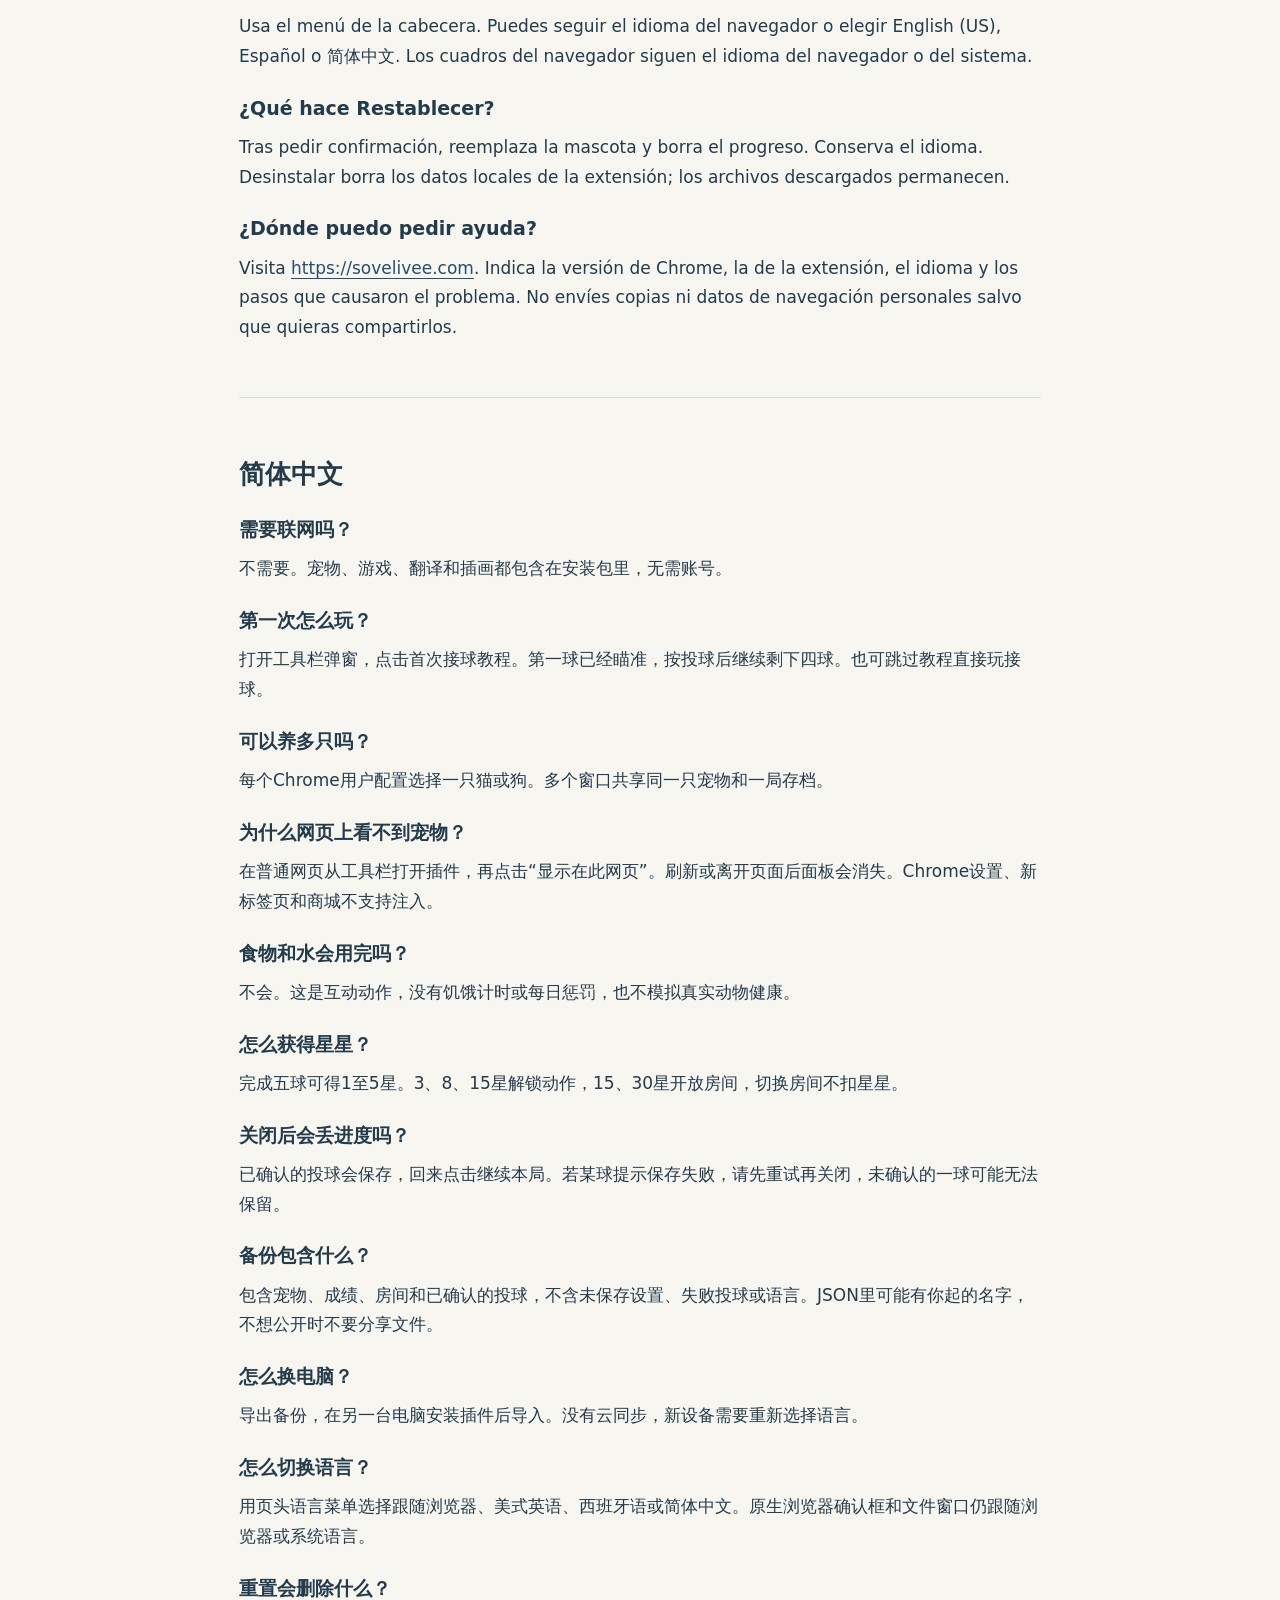
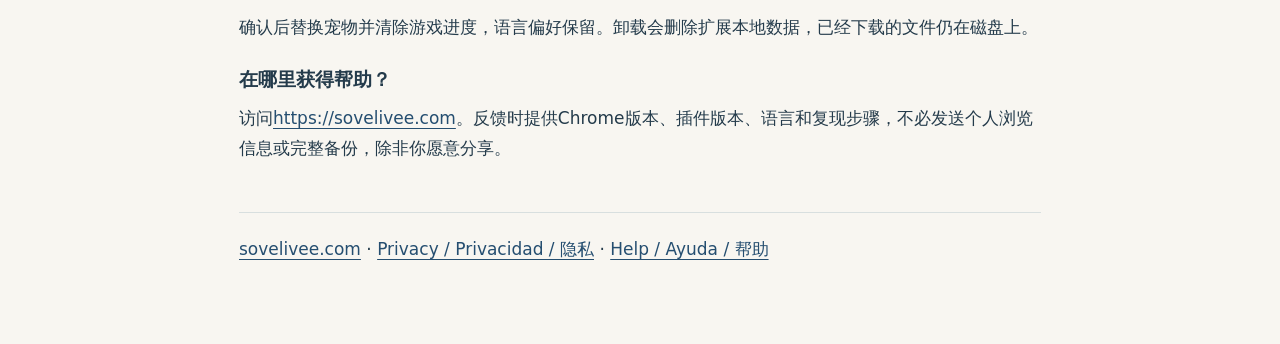
<file: support.html>
<!doctype html><html lang="en-US"><head><meta charset="utf-8"><meta name="viewport" content="width=device-width,initial-scale=1"><title>Virtual Pet help</title><meta name="description" content="Virtual Pet by Sovelivee: local play, privacy and help."><link rel="stylesheet" href="site.css"></head><body><main><header><small>Sovelivee · Virtual Pet</small><h1>Virtual Pet help</h1><nav aria-label="Language"><a href="#en" lang="en-US">English (US)</a><a href="#es" lang="es">Español</a><a href="#zh_CN" lang="zh-CN">简体中文</a></nav></header><section id="en" lang="en-US"><h2>English (US)</h2><h3>Does it work offline?</h3><p>Yes. The pet, games, language files and artwork are included in the extension. You do not need an account or a connection to use them.</p><h3>How do I start?</h3><p>Open the toolbar popup and select Show me in the first-catch tutorial. The first ball is already aimed. You can also skip the tutorial and use Play fetch.</p><h3>Can I keep more than one pet?</h3><p>You choose one cat or dog per Chrome profile. Open windows share that pet and one saved round.</p><h3>Why is the pet missing from a webpage?</h3><p>It appears only after you invite it from the toolbar on a regular webpage. Refreshing or leaving the page removes it. Chrome settings, the new-tab page and the Web Store do not allow page pets.</p><h3>Do food and water run out?</h3><p>No. They are play actions, with no hunger timer or daily penalty. The game does not model real animal health.</p><h3>How do stars work?</h3><p>Finish five throws to earn 1–5 stars. Tricks unlock at 3, 8 and 15 stars; rooms unlock at 15 and 30. Changing rooms does not spend stars.</p><h3>Will closing the popup lose my round?</h3><p>Confirmed throws are saved. Use Continue round when you return. If a throw says it could not be saved, retry before closing; that unconfirmed throw may not be kept.</p><h3>What is in a backup?</h3><p>Your pet, saved scores, room and confirmed throws. Unsaved settings, failed throws and language preference are not included. Keep downloaded JSON files private if they contain names you do not want to share.</p><h3>Can I move to another computer?</h3><p>Export a backup and import it in the extension on the other computer. There is no cloud sync. Choose your language again there.</p><h3>How do I change language?</h3><p>Use the language menu in the header. Choose Browser language, English (US), Español or 简体中文. Native browser dialogs keep the browser or system language.</p><h3>What does Reset do?</h3><p>After confirmation, it replaces the pet and clears game progress. It keeps your language preference. Uninstalling removes the extension’s local data; downloaded files remain on disk.</p><h3>Where can I get help?</h3><p>Visit <a href="https://sovelivee.com">https://sovelivee.com</a>. When reporting a problem, include your Chrome version, extension version, language and the steps that caused it. Do not send a backup or personal browsing information unless you choose to share it.</p></section><section id="es" lang="es"><h2>Español</h2><h3>¿Funciona sin internet?</h3><p>Sí. La mascota, los juegos, las traducciones y las ilustraciones vienen incluidos. No necesitas cuenta ni conexión.</p><h3>¿Cómo empiezo?</h3><p>Abre la extensión en la barra de herramientas y elige el tutorial del primer lanzamiento. La primera pelota ya está apuntada. También puedes omitirlo y empezar a jugar.</p><h3>¿Puedo tener varias mascotas?</h3><p>Puedes elegir un gato o un perro por perfil de Chrome. Las ventanas comparten esa mascota y una partida guardada.</p><h3>¿Por qué no aparece en una página?</h3><p>Solo aparece cuando la invitas desde la barra de herramientas en una página normal. Al recargar o salir desaparece. No funciona en la configuración, las pestañas nuevas ni la tienda.</p><h3>¿Se agotan la comida y el agua?</h3><p>No. Son acciones de juego, sin temporizadores de hambre ni penalizaciones diarias. No representan la salud de un animal real.</p><h3>¿Cómo consigo estrellas?</h3><p>Completa cinco lanzamientos para ganar de 1 a 5 estrellas. Los trucos se abren a las 3, 8 y 15 estrellas; las habitaciones, a las 15 y 30. Cambiar de habitación no gasta estrellas.</p><h3>¿Pierdo la partida al cerrar?</h3><p>Los lanzamientos confirmados se guardan. Continúa la partida al volver. Si aparece un error al guardar, vuelve a intentarlo antes de cerrar; ese lanzamiento sin confirmar puede perderse.</p><h3>¿Qué contiene una copia?</h3><p>La mascota, los récords, la habitación y los lanzamientos confirmados. No incluye ajustes sin guardar, lanzamientos fallidos ni el idioma. No compartas el JSON si contiene nombres que prefieres mantener privados.</p><h3>¿Puedo cambiar de ordenador?</h3><p>Exporta una copia e impórtala en la extensión del otro ordenador. No hay sincronización en la nube. Tendrás que elegir el idioma de nuevo.</p><h3>¿Cómo cambio el idioma?</h3><p>Usa el menú de la cabecera. Puedes seguir el idioma del navegador o elegir English (US), Español o 简体中文. Los cuadros del navegador siguen el idioma del navegador o del sistema.</p><h3>¿Qué hace Restablecer?</h3><p>Tras pedir confirmación, reemplaza la mascota y borra el progreso. Conserva el idioma. Desinstalar borra los datos locales de la extensión; los archivos descargados permanecen.</p><h3>¿Dónde puedo pedir ayuda?</h3><p>Visita <a href="https://sovelivee.com">https://sovelivee.com</a>. Indica la versión de Chrome, la de la extensión, el idioma y los pasos que causaron el problema. No envíes copias ni datos de navegación personales salvo que quieras compartirlos.</p></section><section id="zh_CN" lang="zh-CN"><h2>简体中文</h2><h3>需要联网吗？</h3><p>不需要。宠物、游戏、翻译和插画都包含在安装包里，无需账号。</p><h3>第一次怎么玩？</h3><p>打开工具栏弹窗，点击首次接球教程。第一球已经瞄准，按投球后继续剩下四球。也可跳过教程直接玩接球。</p><h3>可以养多只吗？</h3><p>每个Chrome用户配置选择一只猫或狗。多个窗口共享同一只宠物和一局存档。</p><h3>为什么网页上看不到宠物？</h3><p>在普通网页从工具栏打开插件，再点击“显示在此网页”。刷新或离开页面后面板会消失。Chrome设置、新标签页和商城不支持注入。</p><h3>食物和水会用完吗？</h3><p>不会。这是互动动作，没有饥饿计时或每日惩罚，也不模拟真实动物健康。</p><h3>怎么获得星星？</h3><p>完成五球可得1至5星。3、8、15星解锁动作，15、30星开放房间，切换房间不扣星星。</p><h3>关闭后会丢进度吗？</h3><p>已确认的投球会保存，回来点击继续本局。若某球提示保存失败，请先重试再关闭，未确认的一球可能无法保留。</p><h3>备份包含什么？</h3><p>包含宠物、成绩、房间和已确认的投球，不含未保存设置、失败投球或语言。JSON里可能有你起的名字，不想公开时不要分享文件。</p><h3>怎么换电脑？</h3><p>导出备份，在另一台电脑安装插件后导入。没有云同步，新设备需要重新选择语言。</p><h3>怎么切换语言？</h3><p>用页头语言菜单选择跟随浏览器、美式英语、西班牙语或简体中文。原生浏览器确认框和文件窗口仍跟随浏览器或系统语言。</p><h3>重置会删除什么？</h3><p>确认后替换宠物并清除游戏进度，语言偏好保留。卸载会删除扩展本地数据，已经下载的文件仍在磁盘上。</p><h3>在哪里获得帮助？</h3><p>访问<a href="https://sovelivee.com">https://sovelivee.com</a>。反馈时提供Chrome版本、插件版本、语言和复现步骤，不必发送个人浏览信息或完整备份，除非你愿意分享。</p></section><footer><a href="https://sovelivee.com">sovelivee.com</a> · <a href="privacy.html">Privacy / Privacidad / 隐私</a> · <a href="support.html">Help / Ayuda / 帮助</a></footer></main></body></html>
</file>
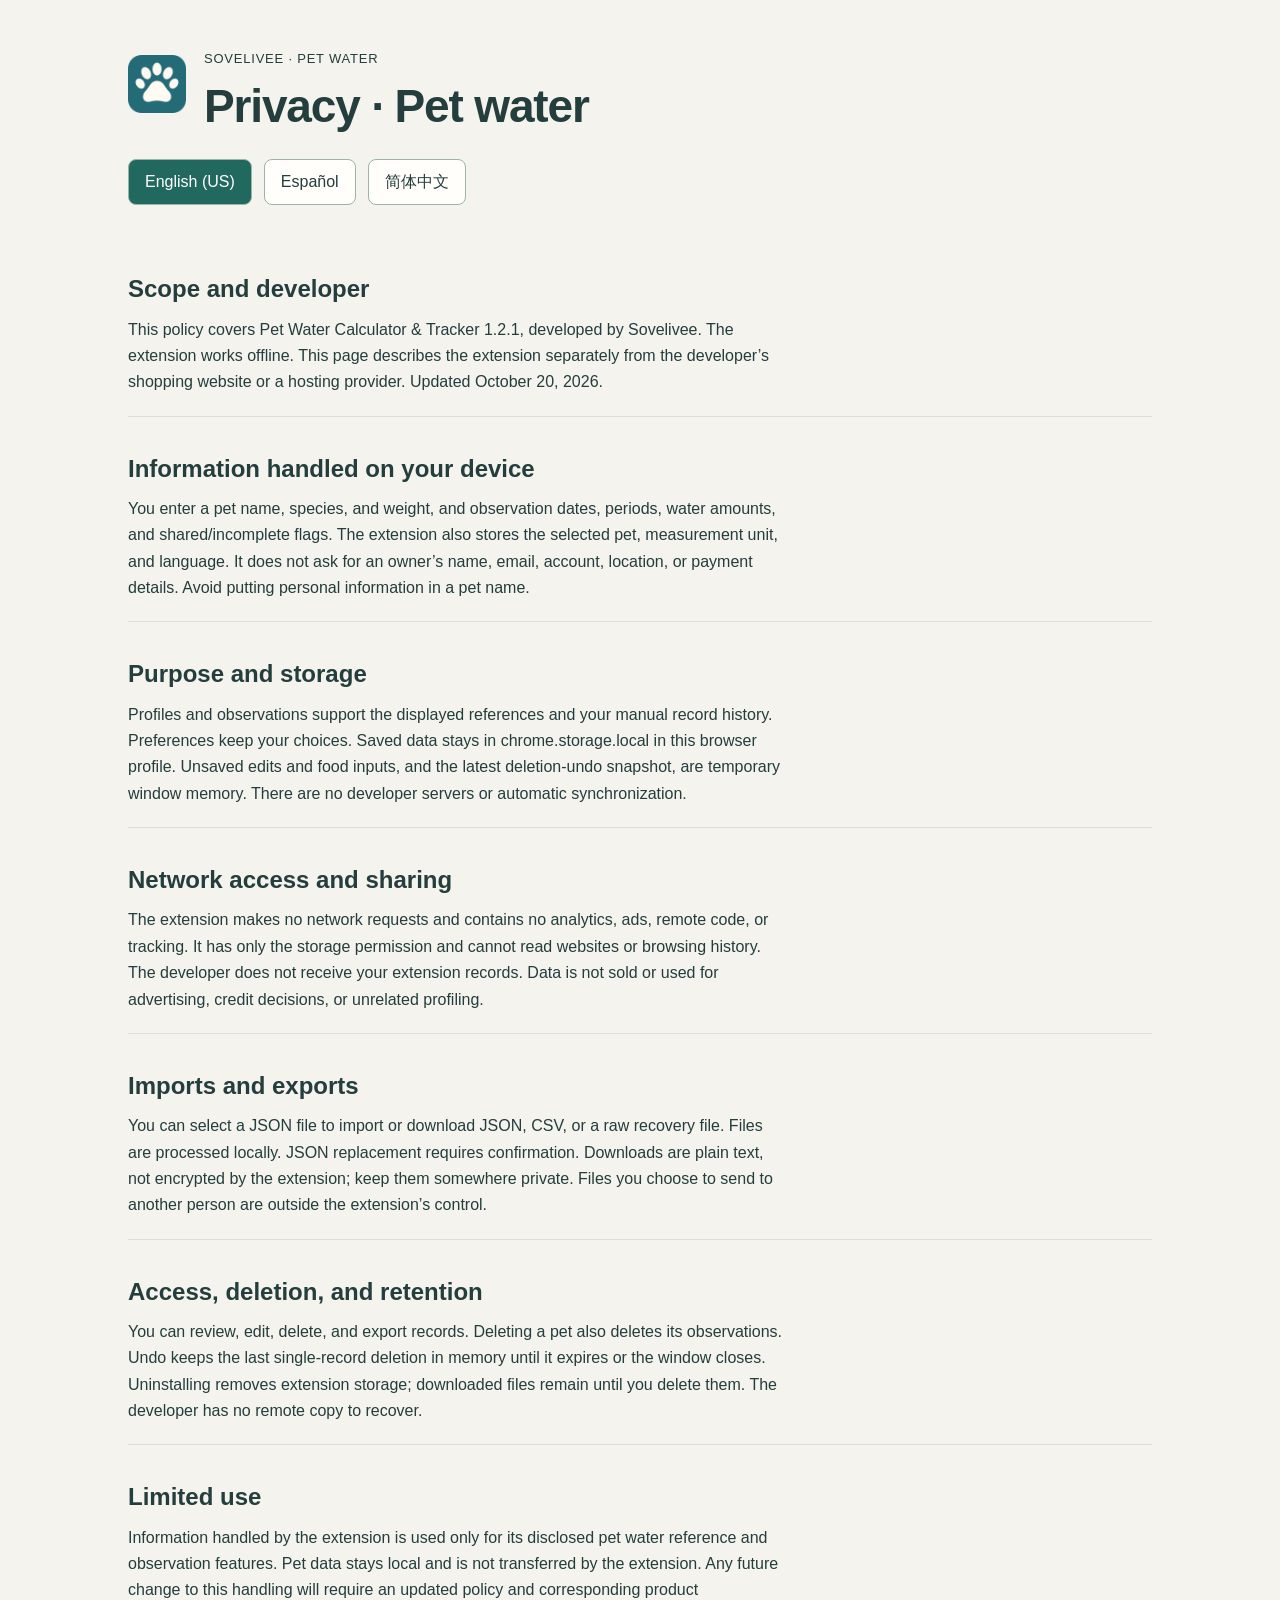
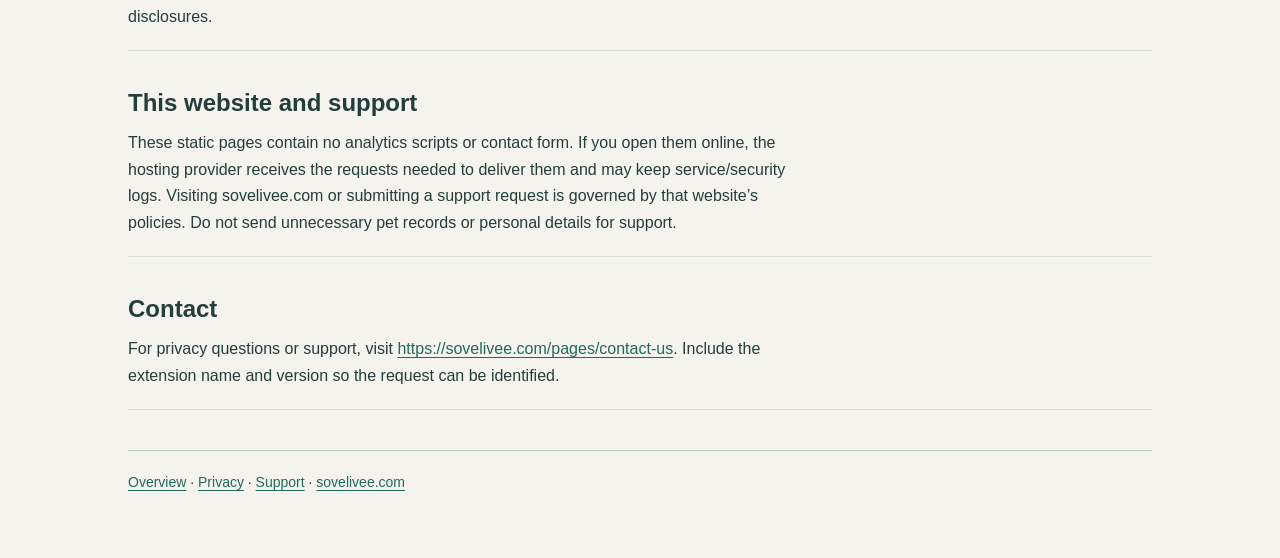
<file: water/privacy.html>
<!doctype html><html lang="en"><head><meta charset="utf-8"><meta name="viewport" content="width=device-width,initial-scale=1"><title>Privacy · Pet water</title><meta name="description" content="Offline pet water references and observation records. Privacy and support from Sovelivee."><link rel="icon" href="assets/icon-128.png"><link rel="stylesheet" href="site.css"></head><body data-page="privacy"><a class="skip" href="#main">Skip to content</a><main id="main"><header><img src="assets/icon-128.png" alt=""><div><p class="eyebrow">Sovelivee · Pet water</p><h1>Privacy · Pet water</h1></div></header><nav aria-label="Language"><button data-lang="en" aria-pressed="true">English (US)</button><button data-lang="es" aria-pressed="false">Español</button><button data-lang="zh_CN" aria-pressed="false">简体中文</button></nav><section class="locale" id="en"  lang="en-US"><article><h2>Scope and developer</h2><p>This policy covers Pet Water Calculator &amp; Tracker 1.2.1, developed by Sovelivee. The extension works offline. This page describes the extension separately from the developer’s shopping website or a hosting provider. Updated October 20, 2026.</p></article><article><h2>Information handled on your device</h2><p>You enter a pet name, species, and weight, and observation dates, periods, water amounts, and shared/incomplete flags. The extension also stores the selected pet, measurement unit, and language. It does not ask for an owner’s name, email, account, location, or payment details. Avoid putting personal information in a pet name.</p></article><article><h2>Purpose and storage</h2><p>Profiles and observations support the displayed references and your manual record history. Preferences keep your choices. Saved data stays in chrome.storage.local in this browser profile. Unsaved edits and food inputs, and the latest deletion-undo snapshot, are temporary window memory. There are no developer servers or automatic synchronization.</p></article><article><h2>Network access and sharing</h2><p>The extension makes no network requests and contains no analytics, ads, remote code, or tracking. It has only the storage permission and cannot read websites or browsing history. The developer does not receive your extension records. Data is not sold or used for advertising, credit decisions, or unrelated profiling.</p></article><article><h2>Imports and exports</h2><p>You can select a JSON file to import or download JSON, CSV, or a raw recovery file. Files are processed locally. JSON replacement requires confirmation. Downloads are plain text, not encrypted by the extension; keep them somewhere private. Files you choose to send to another person are outside the extension’s control.</p></article><article><h2>Access, deletion, and retention</h2><p>You can review, edit, delete, and export records. Deleting a pet also deletes its observations. Undo keeps the last single-record deletion in memory until it expires or the window closes. Uninstalling removes extension storage; downloaded files remain until you delete them. The developer has no remote copy to recover.</p></article><article><h2>Limited use</h2><p>Information handled by the extension is used only for its disclosed pet water reference and observation features. Pet data stays local and is not transferred by the extension. Any future change to this handling will require an updated policy and corresponding product disclosures.</p></article><article><h2>This website and support</h2><p>These static pages contain no analytics scripts or contact form. If you open them online, the hosting provider receives the requests needed to deliver them and may keep service/security logs. Visiting sovelivee.com or submitting a support request is governed by that website’s policies. Do not send unnecessary pet records or personal details for support.</p></article><article><h2>Contact</h2><p>For privacy questions or support, visit <a href="https://sovelivee.com/pages/contact-us">https://sovelivee.com/pages/contact-us</a>. Include the extension name and version so the request can be identified.</p></article></section><section class="locale" id="es" hidden lang="es"><article><h2>Ámbito y desarrollador</h2><p>Esta política corresponde a Pet Water Calculator &amp; Tracker 1.2.1, de Sovelivee. La extensión funciona sin conexión. Se distingue de la tienda web del desarrollador y del proveedor de alojamiento. Actualizada el 20 de octubre de 2026.</p></article><article><h2>Datos tratados en tu dispositivo</h2><p>Introduces el nombre, especie y peso de una mascota, fechas, períodos, cantidades de agua e indicadores de observación compartida o incompleta. También se guardan la mascota seleccionada, la unidad y el idioma. No se solicitan nombre del dueño, correo, cuenta, ubicación ni datos de pago. Evita incluir datos personales en el nombre de la mascota.</p></article><article><h2>Uso y almacenamiento</h2><p>Los perfiles y observaciones permiten mostrar referencias e historial manual. Las preferencias conservan tus elecciones. Los datos se guardan en chrome.storage.local de este perfil. Los cambios sin guardar, la comida y la última copia temporal para deshacer permanecen en la memoria de la ventana. No hay servidor del desarrollador ni sincronización automática.</p></article><article><h2>Red y uso compartido</h2><p>La extensión no realiza solicitudes de red ni incorpora analítica, anuncios, código remoto o seguimiento. Solo usa el permiso storage y no puede leer sitios web ni el historial de navegación. El desarrollador no recibe los registros. Los datos no se venden ni se usan para publicidad, decisiones crediticias o perfiles ajenos a la función.</p></article><article><h2>Importaciones y exportaciones</h2><p>Puedes elegir un JSON para importar o descargar JSON, CSV o una copia de recuperación sin procesar. Todo se procesa localmente. La sustitución por JSON requiere confirmación. Son archivos de texto que la extensión no cifra; guárdalos en un lugar privado. Compartirlos por tu cuenta queda fuera de su control.</p></article><article><h2>Acceso, eliminación y conservación</h2><p>Puedes consultar, editar, eliminar y exportar registros. Borrar una mascota elimina sus observaciones. Deshacer conserva la última eliminación individual en memoria hasta que caduque o cierres la ventana. Desinstalar borra el almacenamiento de la extensión; las descargas permanecen hasta que las elimines. No hay copia remota del desarrollador.</p></article><article><h2>Uso limitado</h2><p>La información se usa solo para las funciones declaradas de referencia de agua y registro de observaciones. Los datos de mascotas permanecen locales y la extensión no los transfiere. Un cambio futuro requerirá actualizar esta política y las explicaciones del producto.</p></article><article><h2>Esta web y la ayuda</h2><p>Estas páginas estáticas no incluyen analítica ni formulario de contacto. Al abrirlas en internet, el alojamiento recibe solicitudes necesarias para servirlas y puede conservar registros de servicio o seguridad. Las visitas y solicitudes a sovelivee.com se rigen por sus políticas. No envíes registros ni datos personales innecesarios al pedir ayuda.</p></article><article><h2>Contacto</h2><p>Para preguntas de privacidad o ayuda, visita <a href="https://sovelivee.com/pages/contact-us">https://sovelivee.com/pages/contact-us</a> e indica el nombre y la versión de la extensión.</p></article></section><section class="locale" id="zh_CN" hidden lang="zh-CN"><article><h2>适用范围与开发者</h2><p>本政策适用于Sovelivee开发的宠物饮水计算与记录1.2.1。扩展离线运行，与开发者购物网站及网页托管服务分开说明。更新日期：2026年10月20日。</p></article><article><h2>设备上处理的资料</h2><p>你输入宠物名字、种类、体重，以及观察日期、时长、水量和共享或不完整标记。扩展另存当前宠物、单位和语言。不要求主人姓名、邮箱、账号、位置或付款资料，请不要把个人信息写进宠物名字。</p></article><article><h2>用途与保存位置</h2><p>档案和观察用于显示参考及人工记录历史，偏好用于记住选择。已保存数据位于当前浏览器配置的chrome.storage.local。未保存编辑、食物输入及最近一次删除撤销副本只保留在窗口内存。没有开发者服务器或自动同步。</p></article><article><h2>联网与共享</h2><p>扩展不发网络请求，没有统计、广告、远程代码或追踪。唯一权限为storage，不能读取网页或浏览历史。开发者不会收到扩展记录，不出售数据，也不用于广告、信用评估或无关画像。</p></article><article><h2>导入与导出</h2><p>你可主动选择JSON导入，或下载JSON、CSV、原始恢复文件，均在本地处理。JSON替换需要确认。下载文件是纯文本，扩展不为其加密，请妥善保管。你主动将文件交给他人的行为不受扩展控制。</p></article><article><h2>访问、删除与保留</h2><p>你可查看、编辑、删除和导出记录。删除宠物会同时删除其观察。最后一次单条删除的撤销副本在失效或关闭窗口前暂存在内存。卸载会清除扩展存储；已下载文件需自行删除。开发者没有远程备份可供找回。</p></article><article><h2>有限用途</h2><p>扩展处理的信息只用于已说明的宠物水量参考和观察记录功能。宠物数据留在本地，不由扩展传输。未来若改变处理方式，需要同步更新政策和产品披露。</p></article><article><h2>本网页与支持</h2><p>这些静态页面没有统计脚本或联系表单。在线访问时，托管方会接收提供网页所需的请求，并可能保留服务或安全日志。访问sovelivee.com或提交支持请求适用该网站的政策。求助时不要发送不必要的宠物记录或个人信息。</p></article><article><h2>联系方式</h2><p>隐私问题或使用帮助请访问<a href="https://sovelivee.com/pages/contact-us">https://sovelivee.com/pages/contact-us</a>，并注明插件名称和版本。</p></article></section><footer class="links"><a data-route="index.html" data-label="overview" href="index.html">Overview</a> · <a data-route="privacy.html" data-label="privacyLink" href="privacy.html">Privacy</a> · <a data-route="support.html" data-label="supportLink" href="support.html">Support</a> · <a href="https://sovelivee.com">sovelivee.com</a></footer></main><script>const labels={"en":{"home":"Pet Water Calculator & Tracker","privacy":"Privacy · Pet water","support":"Help · Pet water","overview":"Overview","privacyLink":"Privacy","supportLink":"Support","skip":"Skip to content","language":"Language","brand":"Sovelivee · Pet water"},"es":{"home":"Calculadora y registro de agua para mascotas","privacy":"Privacidad · Agua para mascotas","support":"Ayuda · Agua para mascotas","overview":"Descripción","privacyLink":"Privacidad","supportLink":"Ayuda","skip":"Ir al contenido","language":"Idioma","brand":"Sovelivee · Agua para mascotas"},"zh_CN":{"home":"宠物饮水计算与记录","privacy":"隐私政策 · 宠物饮水","support":"使用帮助 · 宠物饮水","overview":"产品介绍","privacyLink":"隐私政策","supportLink":"使用帮助","skip":"跳至正文","language":"语言","brand":"Sovelivee · 宠物饮水"}};for(const b of document.querySelectorAll('[data-lang]'))b.onclick=()=>{location.hash=b.dataset.lang;setLang(b.dataset.lang);};function setLang(code){if(!Object.hasOwn(labels,code))code='en';const l=labels[code];for(const s of document.querySelectorAll('.locale'))s.hidden=s.id!==code;for(const b of document.querySelectorAll('[data-lang]'))b.setAttribute('aria-pressed',String(b.dataset.lang===code));document.documentElement.lang=code.replace('_','-');document.title=l[document.body.dataset.page];document.querySelector('h1').textContent=document.title;document.querySelector('.eyebrow').textContent=l.brand;document.querySelector('.skip').textContent=l.skip;document.querySelector('nav').setAttribute('aria-label',l.language);for(const a of document.querySelectorAll('[data-route]')){a.textContent=l[a.dataset.label];a.href=a.dataset.route+'#'+code;}}setLang(location.hash.slice(1));window.addEventListener('hashchange',()=>{if(Object.hasOwn(labels,location.hash.slice(1)))setLang(location.hash.slice(1));});</script></body></html>
</file>
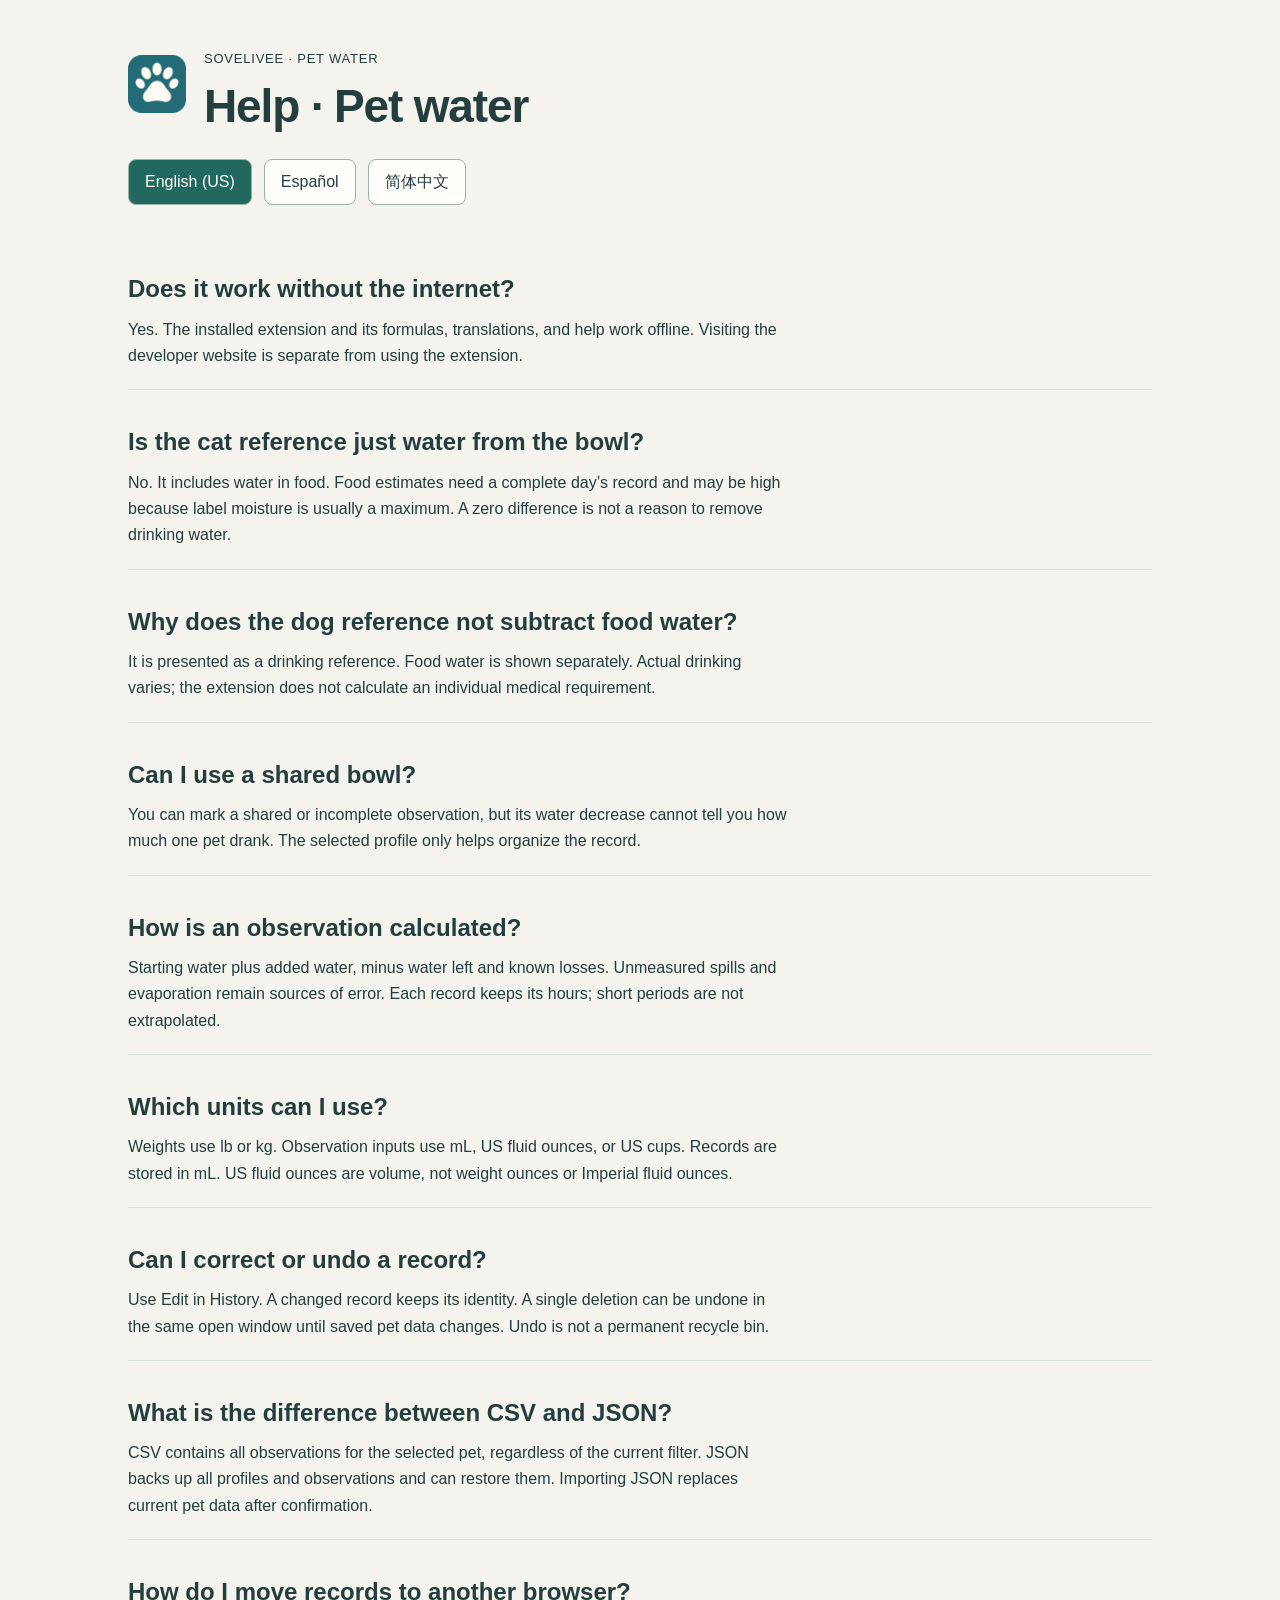
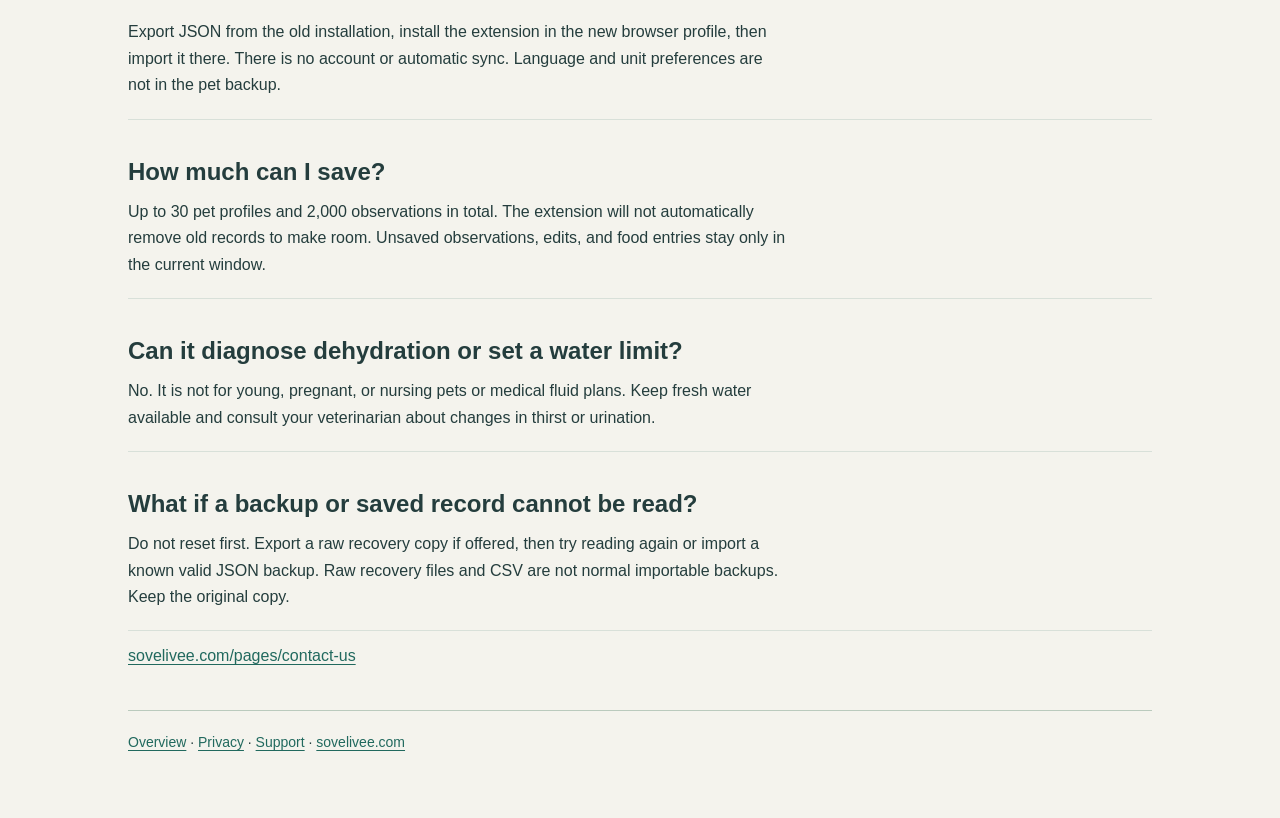
<file: water/support.html>
<!doctype html><html lang="en"><head><meta charset="utf-8"><meta name="viewport" content="width=device-width,initial-scale=1"><title>Help · Pet water</title><meta name="description" content="Offline pet water references and observation records. Privacy and support from Sovelivee."><link rel="icon" href="assets/icon-128.png"><link rel="stylesheet" href="site.css"></head><body data-page="support"><a class="skip" href="#main">Skip to content</a><main id="main"><header><img src="assets/icon-128.png" alt=""><div><p class="eyebrow">Sovelivee · Pet water</p><h1>Help · Pet water</h1></div></header><nav aria-label="Language"><button data-lang="en" aria-pressed="true">English (US)</button><button data-lang="es" aria-pressed="false">Español</button><button data-lang="zh_CN" aria-pressed="false">简体中文</button></nav><section class="locale" id="en"  lang="en-US"><article><h2>Does it work without the internet?</h2><p>Yes. The installed extension and its formulas, translations, and help work offline. Visiting the developer website is separate from using the extension.</p></article><article><h2>Is the cat reference just water from the bowl?</h2><p>No. It includes water in food. Food estimates need a complete day’s record and may be high because label moisture is usually a maximum. A zero difference is not a reason to remove drinking water.</p></article><article><h2>Why does the dog reference not subtract food water?</h2><p>It is presented as a drinking reference. Food water is shown separately. Actual drinking varies; the extension does not calculate an individual medical requirement.</p></article><article><h2>Can I use a shared bowl?</h2><p>You can mark a shared or incomplete observation, but its water decrease cannot tell you how much one pet drank. The selected profile only helps organize the record.</p></article><article><h2>How is an observation calculated?</h2><p>Starting water plus added water, minus water left and known losses. Unmeasured spills and evaporation remain sources of error. Each record keeps its hours; short periods are not extrapolated.</p></article><article><h2>Which units can I use?</h2><p>Weights use lb or kg. Observation inputs use mL, US fluid ounces, or US cups. Records are stored in mL. US fluid ounces are volume, not weight ounces or Imperial fluid ounces.</p></article><article><h2>Can I correct or undo a record?</h2><p>Use Edit in History. A changed record keeps its identity. A single deletion can be undone in the same open window until saved pet data changes. Undo is not a permanent recycle bin.</p></article><article><h2>What is the difference between CSV and JSON?</h2><p>CSV contains all observations for the selected pet, regardless of the current filter. JSON backs up all profiles and observations and can restore them. Importing JSON replaces current pet data after confirmation.</p></article><article><h2>How do I move records to another browser?</h2><p>Export JSON from the old installation, install the extension in the new browser profile, then import it there. There is no account or automatic sync. Language and unit preferences are not in the pet backup.</p></article><article><h2>How much can I save?</h2><p>Up to 30 pet profiles and 2,000 observations in total. The extension will not automatically remove old records to make room. Unsaved observations, edits, and food entries stay only in the current window.</p></article><article><h2>Can it diagnose dehydration or set a water limit?</h2><p>No. It is not for young, pregnant, or nursing pets or medical fluid plans. Keep fresh water available and consult your veterinarian about changes in thirst or urination.</p></article><article><h2>What if a backup or saved record cannot be read?</h2><p>Do not reset first. Export a raw recovery copy if offered, then try reading again or import a known valid JSON backup. Raw recovery files and CSV are not normal importable backups. Keep the original copy.</p></article><p><a href="https://sovelivee.com/pages/contact-us">sovelivee.com/pages/contact-us</a></p></section><section class="locale" id="es" hidden lang="es"><article><h2>¿Funciona sin internet?</h2><p>Sí. La extensión instalada, sus fórmulas, traducciones y ayuda funcionan sin conexión. Visitar la web del desarrollador es una acción independiente.</p></article><article><h2>¿La referencia del gato es solo agua del recipiente?</h2><p>No. Incluye el agua de la comida. La estimación necesita el registro de un día completo y puede ser alta porque la humedad de la etiqueta suele ser un máximo. Una diferencia de cero no significa que debas retirar el agua.</p></article><article><h2>¿Por qué no se resta la comida en perros?</h2><p>Se presenta una referencia de bebida, con el agua de los alimentos aparte. La bebida real varía; la extensión no calcula necesidades médicas individuales.</p></article><article><h2>¿Puedo registrar un recipiente compartido?</h2><p>Sí, marcándolo como compartido o incompleto. La disminución no permite saber cuánto bebió cada mascota. El perfil seleccionado sirve para organizar el registro.</p></article><article><h2>¿Cómo se calcula una observación?</h2><p>Agua inicial más añadida, menos la que queda y las pérdidas conocidas. Los derrames no medidos y la evaporación siguen causando errores. Se conserva la duración sin extrapolar períodos cortos.</p></article><article><h2>¿Qué unidades admite?</h2><p>Peso en lb o kg; agua en mL, onzas líquidas de EE. UU. o tazas de EE. UU. Los registros se guardan en mL. Las onzas líquidas son volumen, no peso ni onzas líquidas imperiales.</p></article><article><h2>¿Puedo corregir o deshacer?</h2><p>Usa Editar en el historial. El registro conserva su identidad. Puedes deshacer una eliminación individual en la misma ventana hasta que cambien los datos guardados. No es una papelera permanente.</p></article><article><h2>¿Qué diferencia hay entre CSV y JSON?</h2><p>CSV incluye todas las observaciones de la mascota seleccionada, sin aplicar el filtro. JSON contiene todos los perfiles y registros y permite restaurarlos, sustituyendo los datos actuales tras la confirmación.</p></article><article><h2>¿Cómo traslado los registros?</h2><p>Exporta JSON desde la instalación original e impórtalo en el nuevo perfil del navegador. No hay cuenta ni sincronización automática. El idioma y la unidad preferida no forman parte de esa copia.</p></article><article><h2>¿Cuánto puedo guardar?</h2><p>Hasta 30 perfiles y 2.000 observaciones en total. No se borran registros antiguos automáticamente. Las observaciones sin guardar, los cambios y la comida solo permanecen en la ventana abierta.</p></article><article><h2>¿Detecta deshidratación o limita el agua?</h2><p>No. No está destinado a animales jóvenes, gestantes o lactantes, ni a planes médicos de líquidos. Mantén agua fresca disponible y consulta al veterinario ante cambios de sed u orina.</p></article><article><h2>¿Qué hago si no se pueden leer los datos?</h2><p>No restablezcas primero. Exporta una copia sin procesar si se ofrece, vuelve a intentar la lectura o importa una copia JSON válida. Los archivos de recuperación sin procesar y CSV no son copias normales importables. Conserva el original.</p></article><p><a href="https://sovelivee.com/pages/contact-us">sovelivee.com/pages/contact-us</a></p></section><section class="locale" id="zh_CN" hidden lang="zh-CN"><article><h2>断网还能用吗？</h2><p>可以。安装后的公式、翻译和帮助都随包提供。另行访问开发者网站属于插件使用之外的操作。</p></article><article><h2>猫的参考只是水碗里的饮水吗？</h2><p>不是，还包括食物中的水。食物估算需要完整一天的记录，标签含水率通常是最大值，可能高估。参考差额为零也不应撤掉饮水。</p></article><article><h2>为什么狗的参考不减去食物水？</h2><p>这里按饮水参考呈现，食物水另列。实际饮水会变化，插件不计算个体医疗需水量。</p></article><article><h2>多只宠物共用一个碗能记吗？</h2><p>可以标记为共享或不完整观察，但水量减少无法说明每只喝了多少。选择某个档案只是便于整理。</p></article><article><h2>观察水量怎么算？</h2><p>起始加补水，减去剩余及已知损失。未测洒出和蒸发仍会造成误差。记录保留实际时长，短时段不外推全天。</p></article><article><h2>有哪些单位？</h2><p>体重可用lb或kg，水量可用mL、美制液量盎司和美制杯。记录统一保存mL。液量盎司是体积，不是质量盎司，也不是英制液量盎司。</p></article><article><h2>输错了能修改或撤销吗？</h2><p>在历史中编辑，记录身份不会改变。单条删除可在同一窗口撤销，直到已保存数据变化。撤销不是永久回收站。</p></article><article><h2>CSV和JSON有什么区别？</h2><p>CSV导出所选宠物全部观察，不受日期筛选影响。JSON包括所有宠物及观察，可在确认后替换当前数据进行恢复。</p></article><article><h2>换浏览器怎么带走记录？</h2><p>先从原安装导出JSON，再在新浏览器配置安装并导入。没有账号或自动同步，语言和单位偏好不包含在宠物备份中。</p></article><article><h2>最多能存多少？</h2><p>最多30只宠物、合计2,000条观察，不会自动删除旧记录腾空间。未保存的观察、编辑和食物输入只留在当前窗口。</p></article><article><h2>能判断脱水或设置限水量吗？</h2><p>不能。不适用于幼宠、妊娠或哺乳宠物及医疗补液方案。请持续供水，口渴或排尿变化应咨询兽医。</p></article><article><h2>数据或备份读不了怎么办？</h2><p>先不要重置。如果提供恢复入口，先导出原始副本，再重试读取或导入有效JSON备份。原始恢复文件和CSV不是普通可导入备份，保留原件。</p></article><p><a href="https://sovelivee.com/pages/contact-us">sovelivee.com/pages/contact-us</a></p></section><footer class="links"><a data-route="index.html" data-label="overview" href="index.html">Overview</a> · <a data-route="privacy.html" data-label="privacyLink" href="privacy.html">Privacy</a> · <a data-route="support.html" data-label="supportLink" href="support.html">Support</a> · <a href="https://sovelivee.com">sovelivee.com</a></footer></main><script>const labels={"en":{"home":"Pet Water Calculator & Tracker","privacy":"Privacy · Pet water","support":"Help · Pet water","overview":"Overview","privacyLink":"Privacy","supportLink":"Support","skip":"Skip to content","language":"Language","brand":"Sovelivee · Pet water"},"es":{"home":"Calculadora y registro de agua para mascotas","privacy":"Privacidad · Agua para mascotas","support":"Ayuda · Agua para mascotas","overview":"Descripción","privacyLink":"Privacidad","supportLink":"Ayuda","skip":"Ir al contenido","language":"Idioma","brand":"Sovelivee · Agua para mascotas"},"zh_CN":{"home":"宠物饮水计算与记录","privacy":"隐私政策 · 宠物饮水","support":"使用帮助 · 宠物饮水","overview":"产品介绍","privacyLink":"隐私政策","supportLink":"使用帮助","skip":"跳至正文","language":"语言","brand":"Sovelivee · 宠物饮水"}};for(const b of document.querySelectorAll('[data-lang]'))b.onclick=()=>{location.hash=b.dataset.lang;setLang(b.dataset.lang);};function setLang(code){if(!Object.hasOwn(labels,code))code='en';const l=labels[code];for(const s of document.querySelectorAll('.locale'))s.hidden=s.id!==code;for(const b of document.querySelectorAll('[data-lang]'))b.setAttribute('aria-pressed',String(b.dataset.lang===code));document.documentElement.lang=code.replace('_','-');document.title=l[document.body.dataset.page];document.querySelector('h1').textContent=document.title;document.querySelector('.eyebrow').textContent=l.brand;document.querySelector('.skip').textContent=l.skip;document.querySelector('nav').setAttribute('aria-label',l.language);for(const a of document.querySelectorAll('[data-route]')){a.textContent=l[a.dataset.label];a.href=a.dataset.route+'#'+code;}}setLang(location.hash.slice(1));window.addEventListener('hashchange',()=>{if(Object.hasOwn(labels,location.hash.slice(1)))setLang(location.hash.slice(1));});</script></body></html>
</file>
<file: site.css>
*{box-sizing:border-box}html{scroll-behavior:smooth}body{margin:0;background:#f8f6f1;color:#243b4b;font:17px/1.75 system-ui,"Segoe UI","Microsoft YaHei",sans-serif}main{max-width:850px;margin:auto;padding:44px 24px 80px}header{border-bottom:1px solid #d8dfdf;padding-bottom:24px;margin-bottom:32px}h1{font-size:34px;line-height:1.2;letter-spacing:-.03em}h2{font-size:26px;line-height:1.3;margin-top:36px}h3{font-size:19px;margin-bottom:6px}p{margin:8px 0 20px}nav{display:flex;gap:18px;flex-wrap:wrap}a{color:#254e70;text-underline-offset:4px}a:focus-visible{outline:3px solid #ab6330;outline-offset:3px}section{scroll-margin-top:24px}section+section{border-top:1px solid #d8dfdf;margin-top:54px;padding-top:24px}small{color:#536574}footer{border-top:1px solid #d8dfdf;margin-top:48px;padding-top:22px}@media(prefers-reduced-motion:reduce){html{scroll-behavior:auto}}
</file>
<file: water/site.css>
:root{font-family:Segoe UI,Arial,sans-serif;color:#243d3d;background:#f4f3ed;line-height:1.65}*{box-sizing:border-box}body{margin:0}main{max-width:1080px;margin:auto;padding:36px 28px 64px}header{display:flex;gap:18px;align-items:center;margin-bottom:26px}header img{width:58px;height:58px}h1{font-size:clamp(26px,4vw,46px);line-height:1.12;letter-spacing:-.025em;margin:0}h2{font-size:24px;line-height:1.3;margin:32px 0 12px}h3{font-size:19px;line-height:1.4}a{color:#21695e;overflow-wrap:anywhere;text-underline-offset:3px}p{max-width:74ch;margin:12px 0}nav{display:flex;gap:12px;flex-wrap:wrap;margin:20px 0 32px}button,.button{font:inherit;border:1px solid #9bb4a7;border-radius:8px;background:#fffefa;padding:9px 16px;color:#243d3d;cursor:pointer}button[aria-pressed=true]{background:#21695e;color:white}button:focus-visible,a:focus-visible{outline:3px solid #9e5c18;outline-offset:3px}[hidden]{display:none!important}.hero{display:block;width:100%;border-radius:16px;margin:24px 0 30px}.intro{font-size:20px}.eyebrow{font-size:13px;letter-spacing:.06em;text-transform:uppercase}.links{border-top:1px solid #bacabd;padding-top:20px}.skip{position:absolute;left:-9999px}.skip:focus{left:20px;top:8px}footer{margin-top:40px;font-size:14px}.notice{padding:16px 20px;background:#e2eee6;border-left:3px solid #21695e}section.locale>article{padding:4px 0 8px;border-bottom:1px solid #d8e0d9}@media(max-width:480px){main{padding:25px 18px}header{align-items:flex-start}header img{width:42px;height:42px}nav{gap:8px}button{padding:8px 12px}.intro{font-size:18px}}@media(prefers-reduced-motion:reduce){*{scroll-behavior:auto!important}}
</file>
